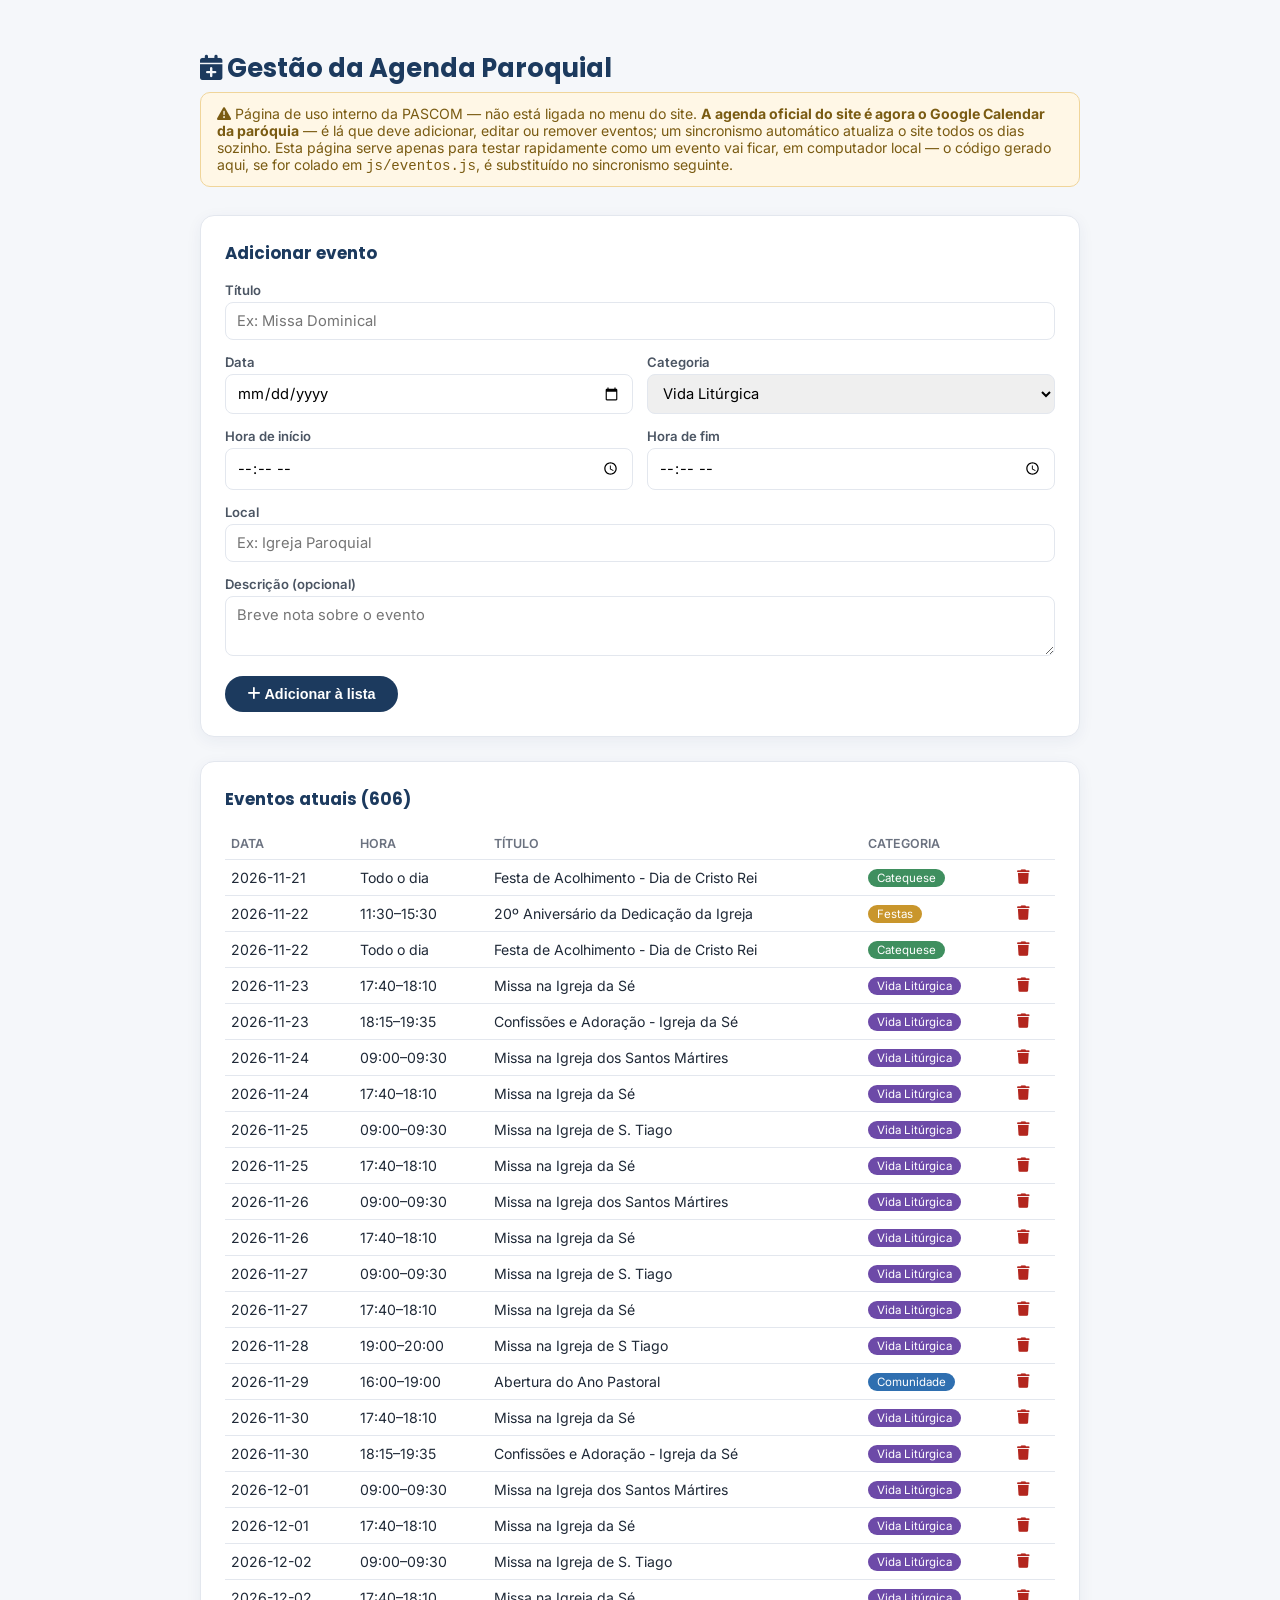
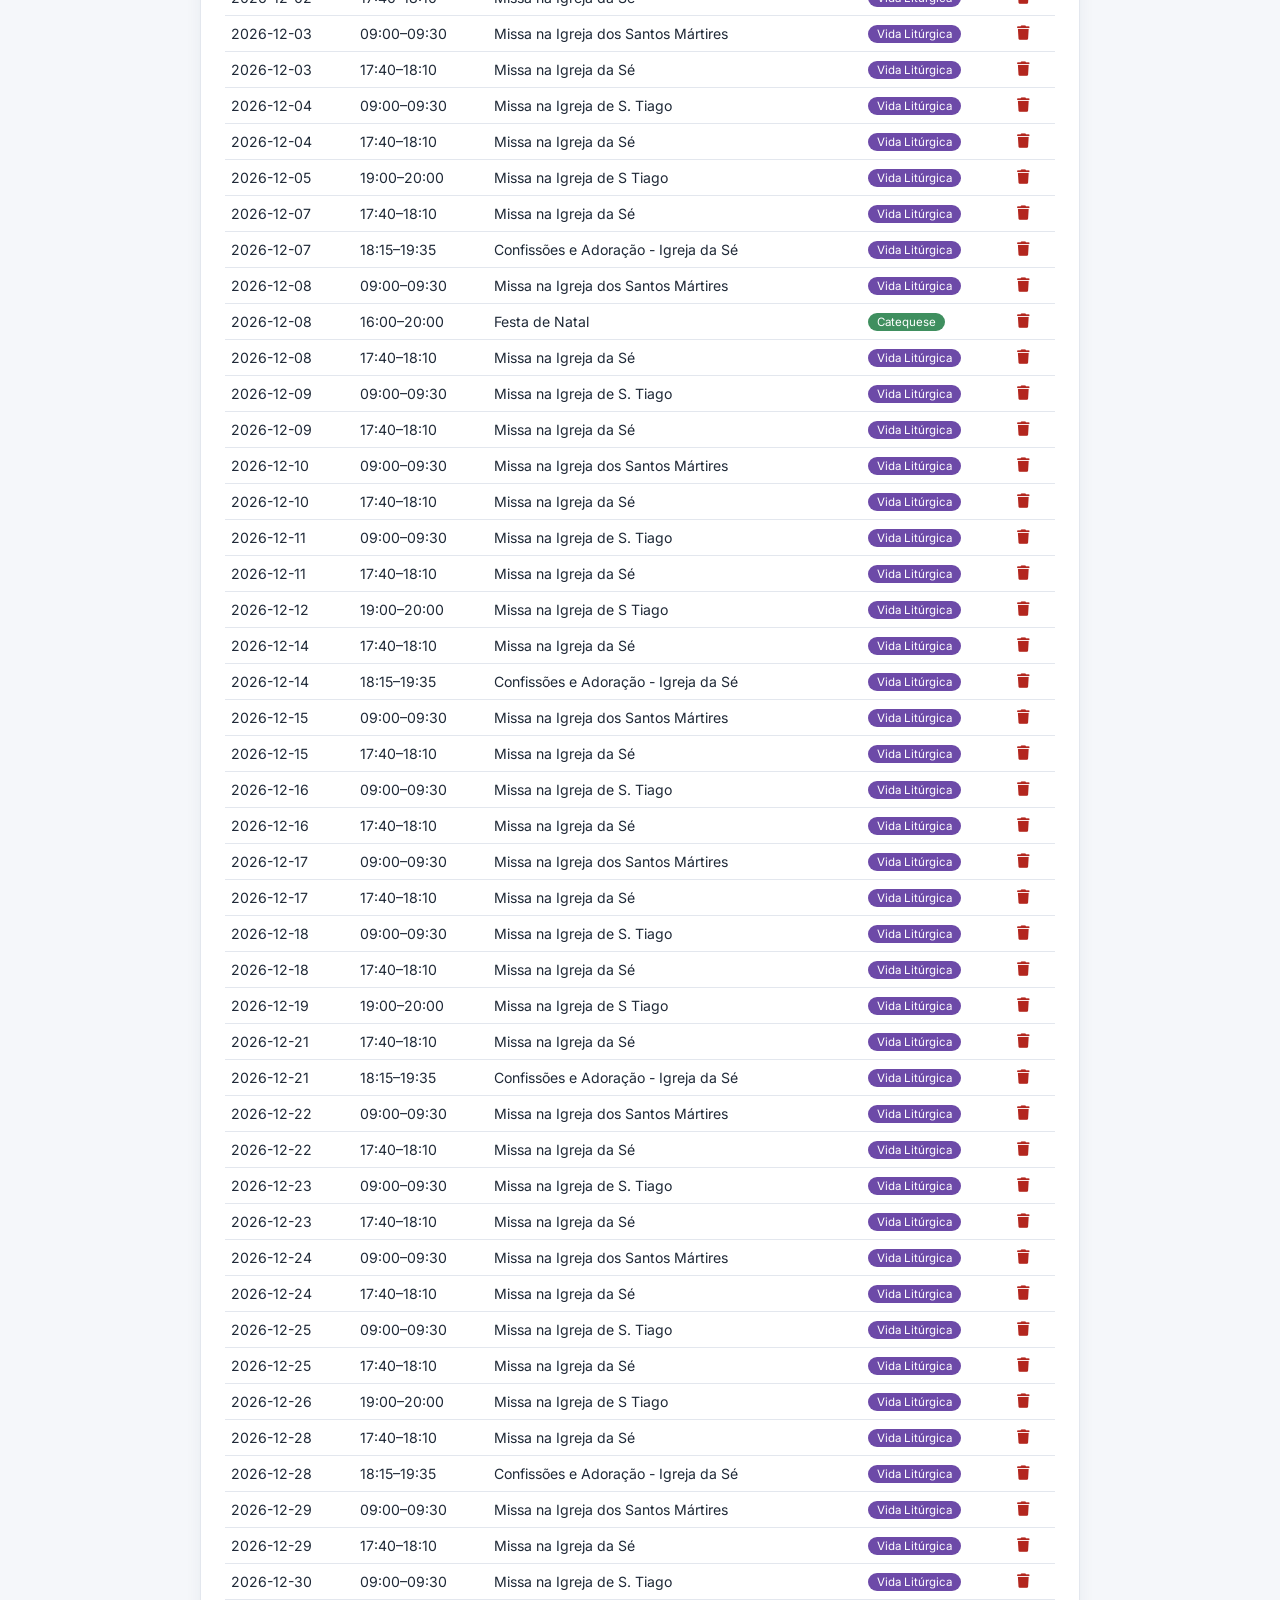
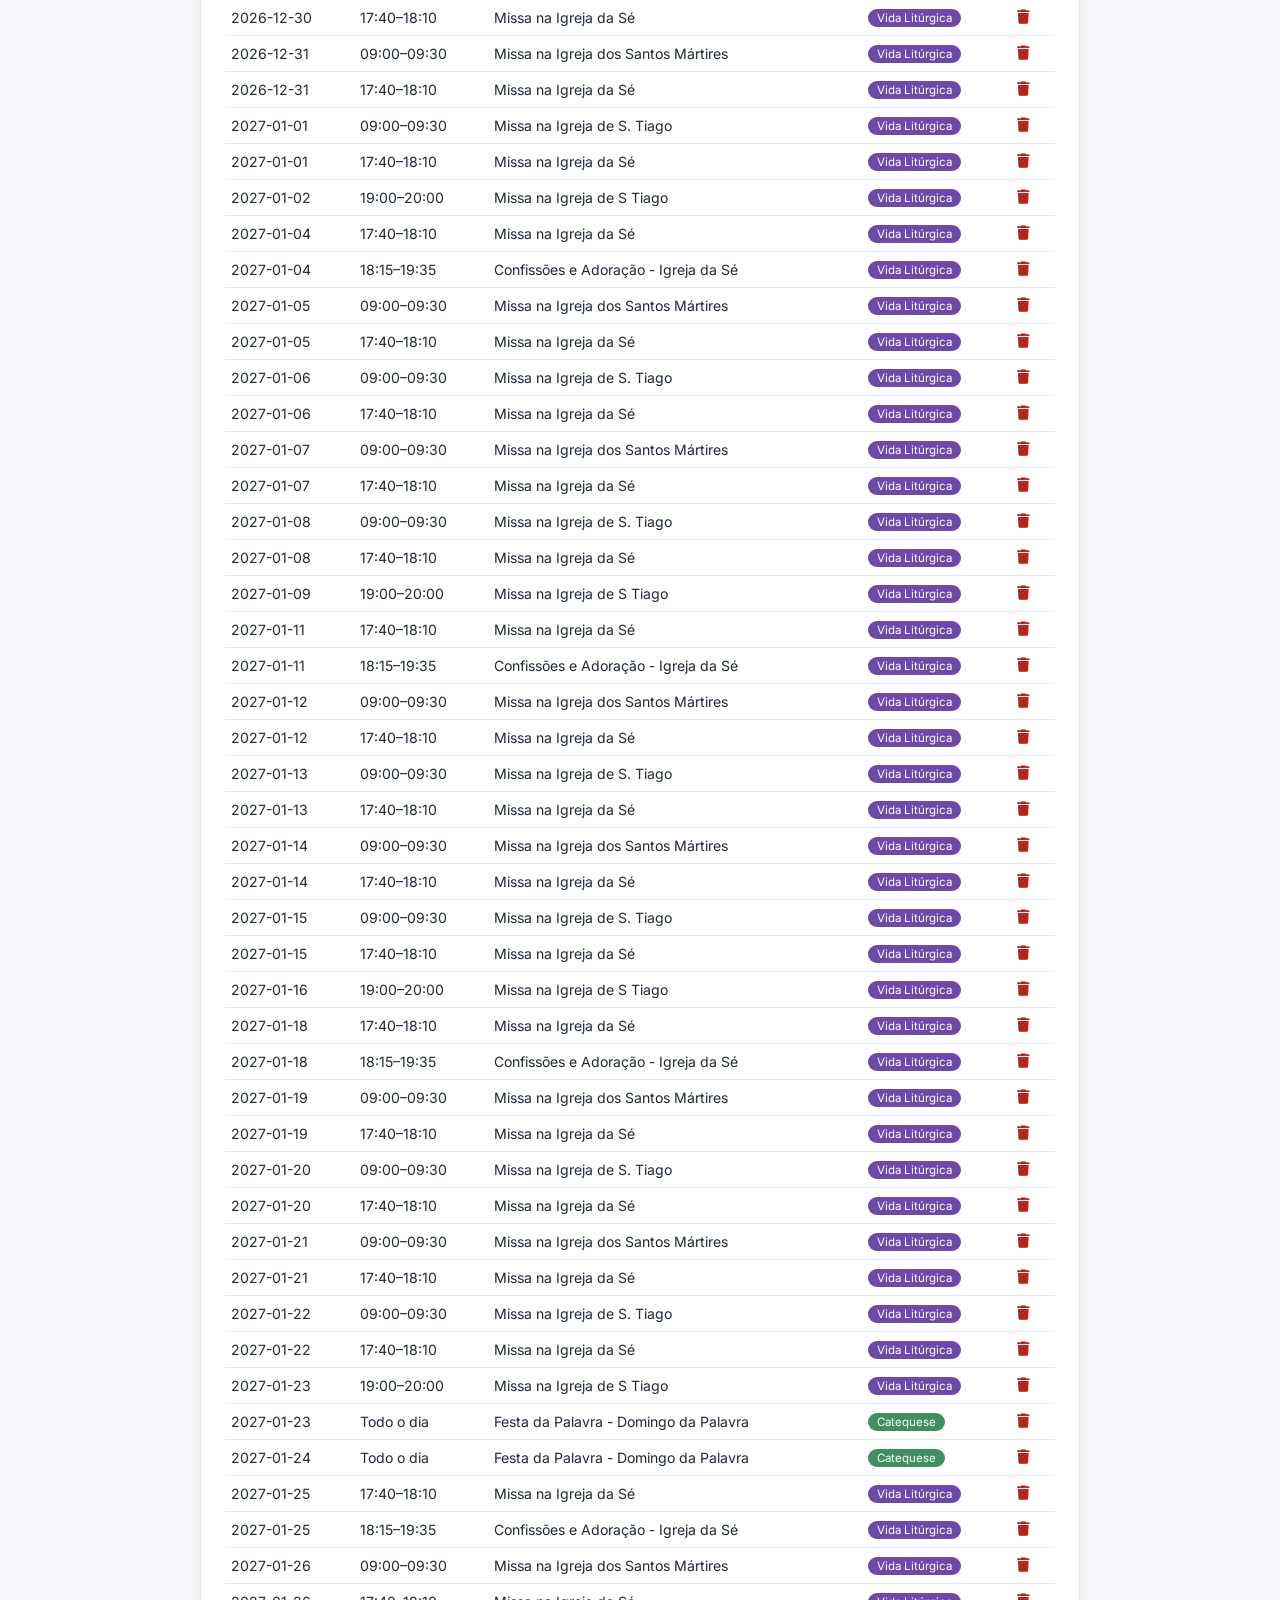
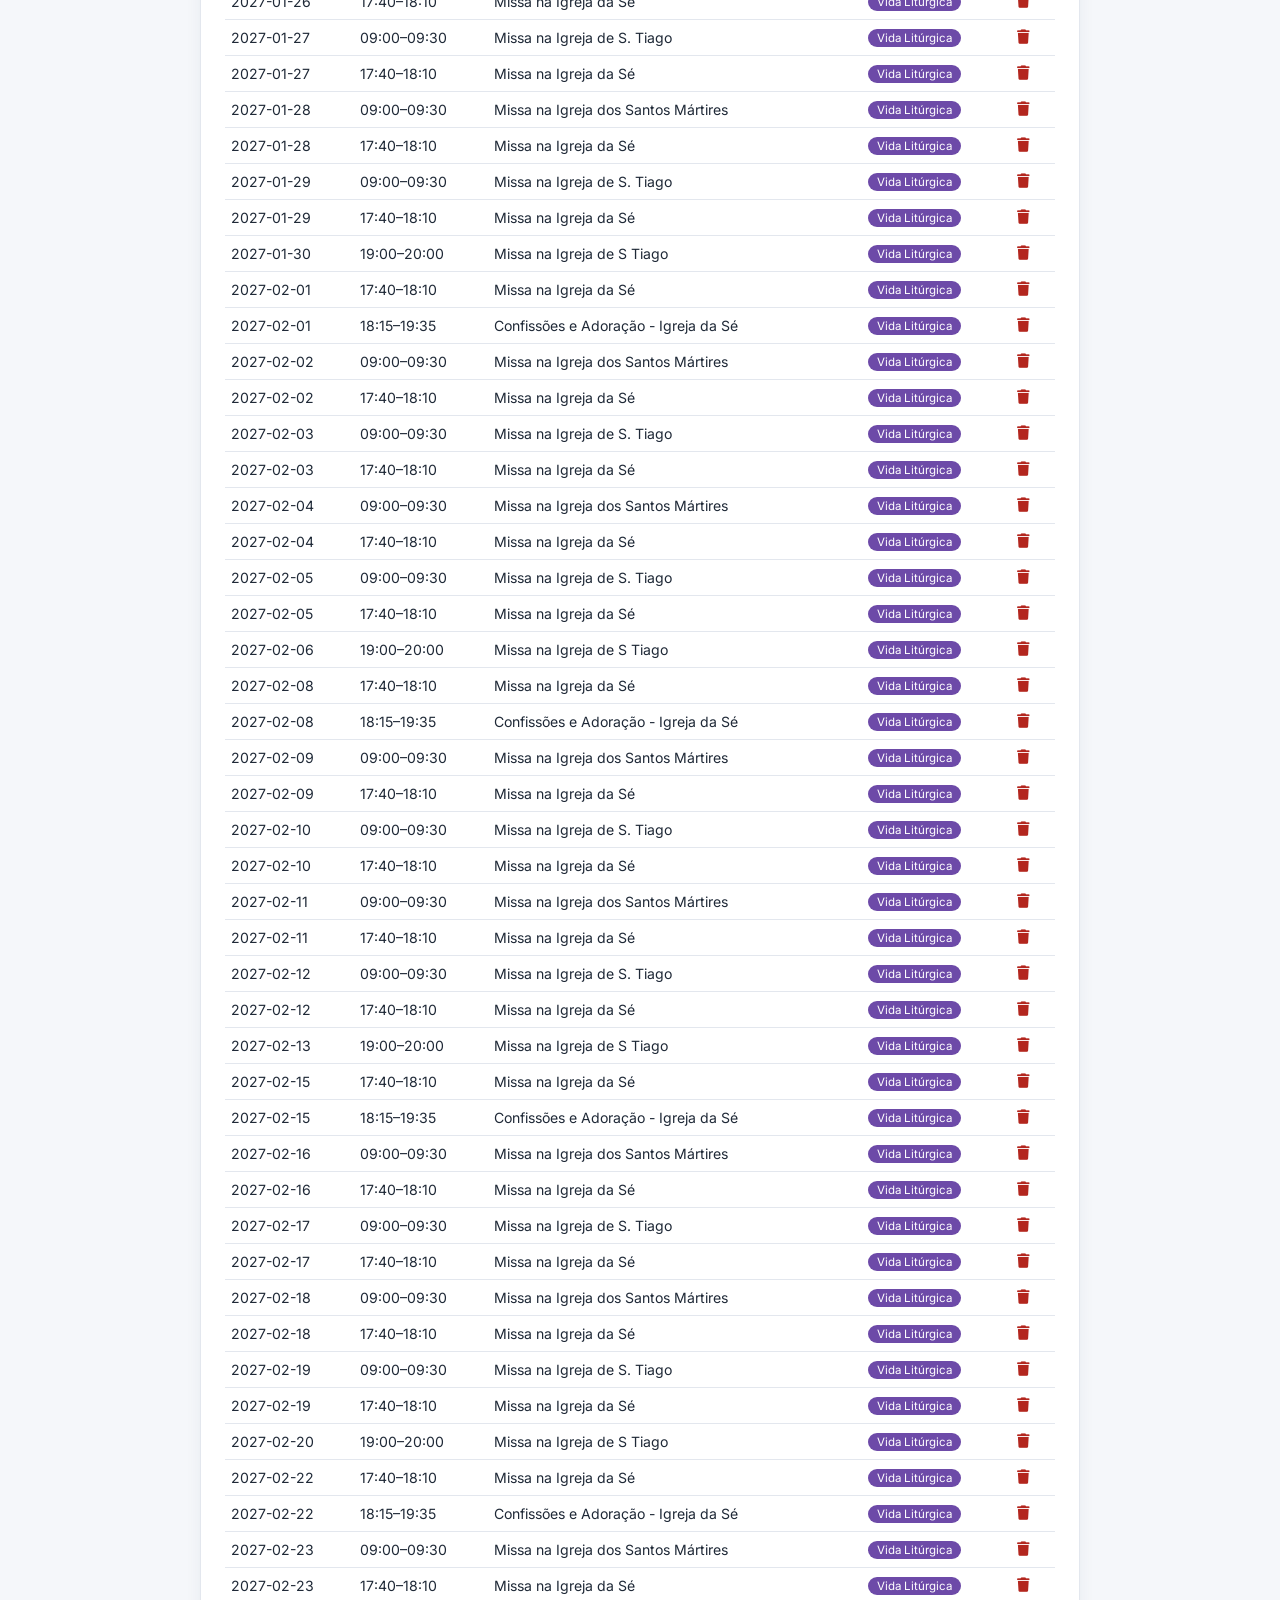
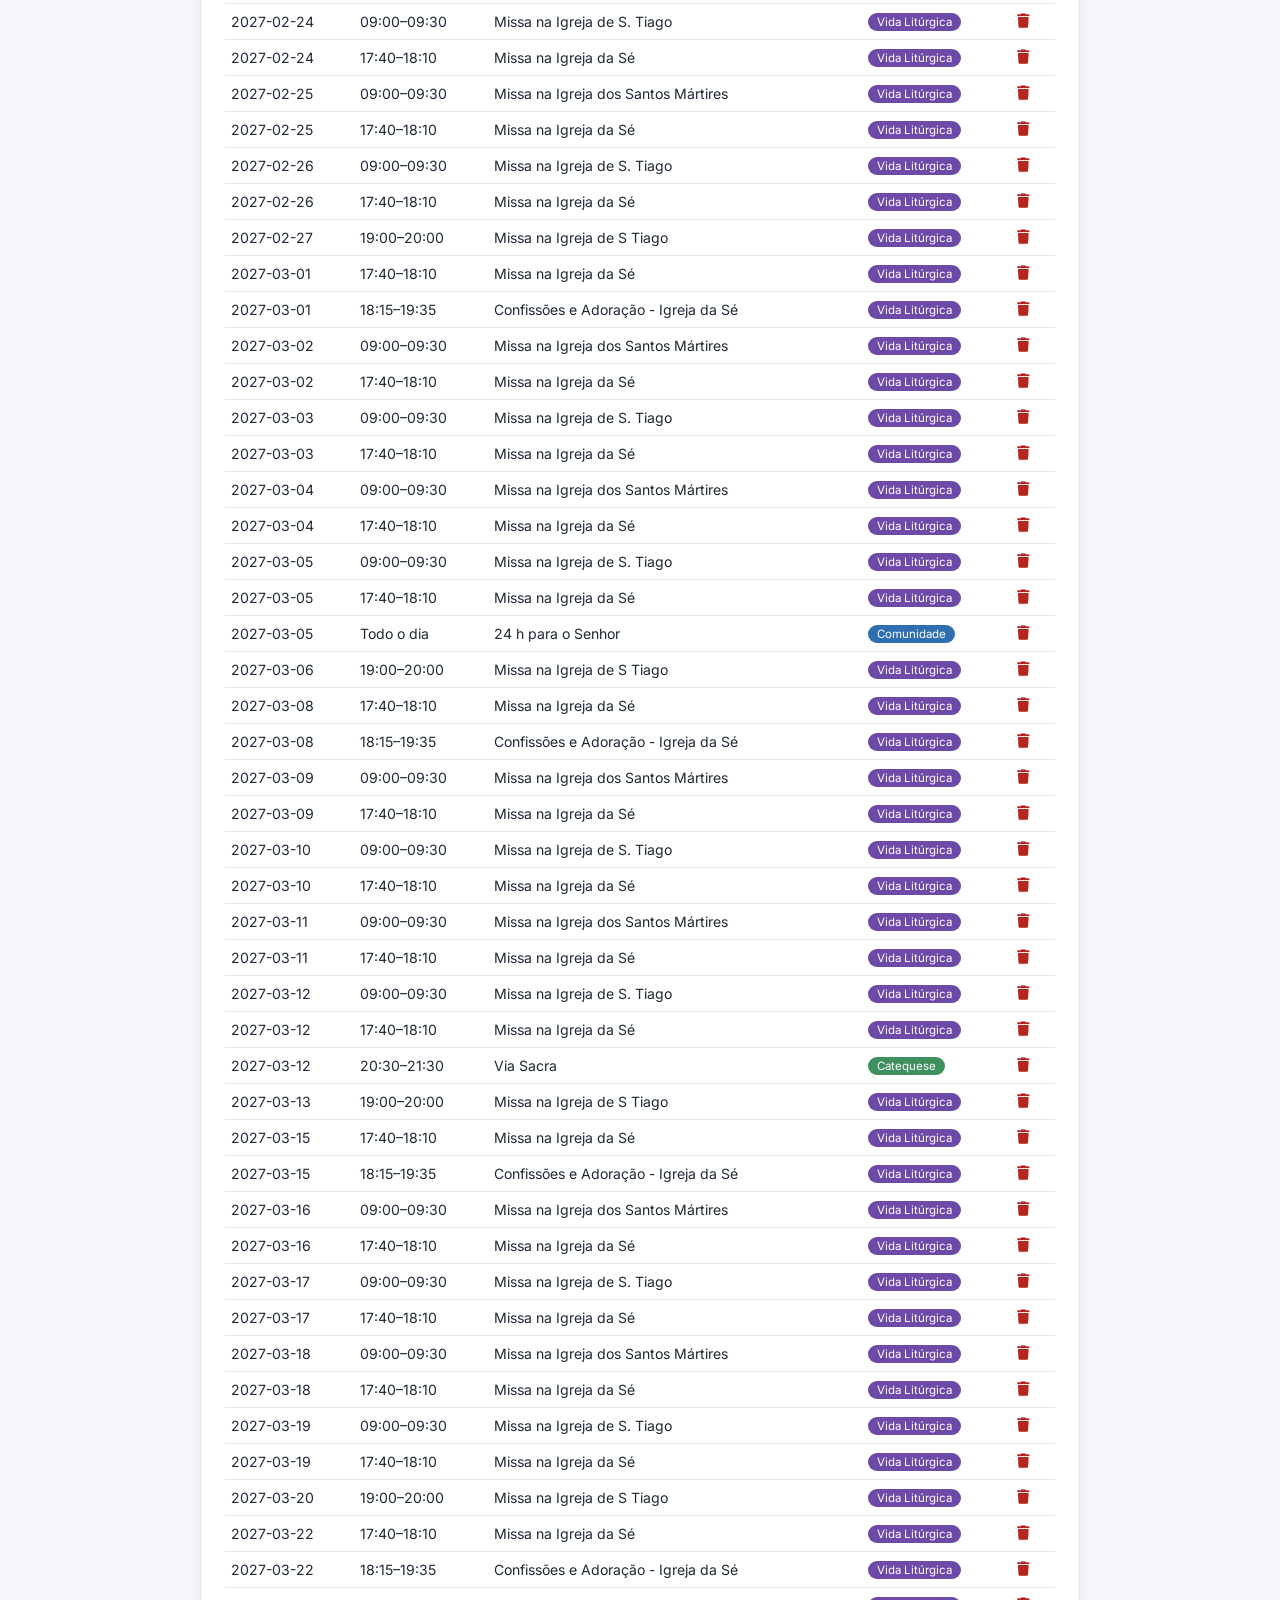
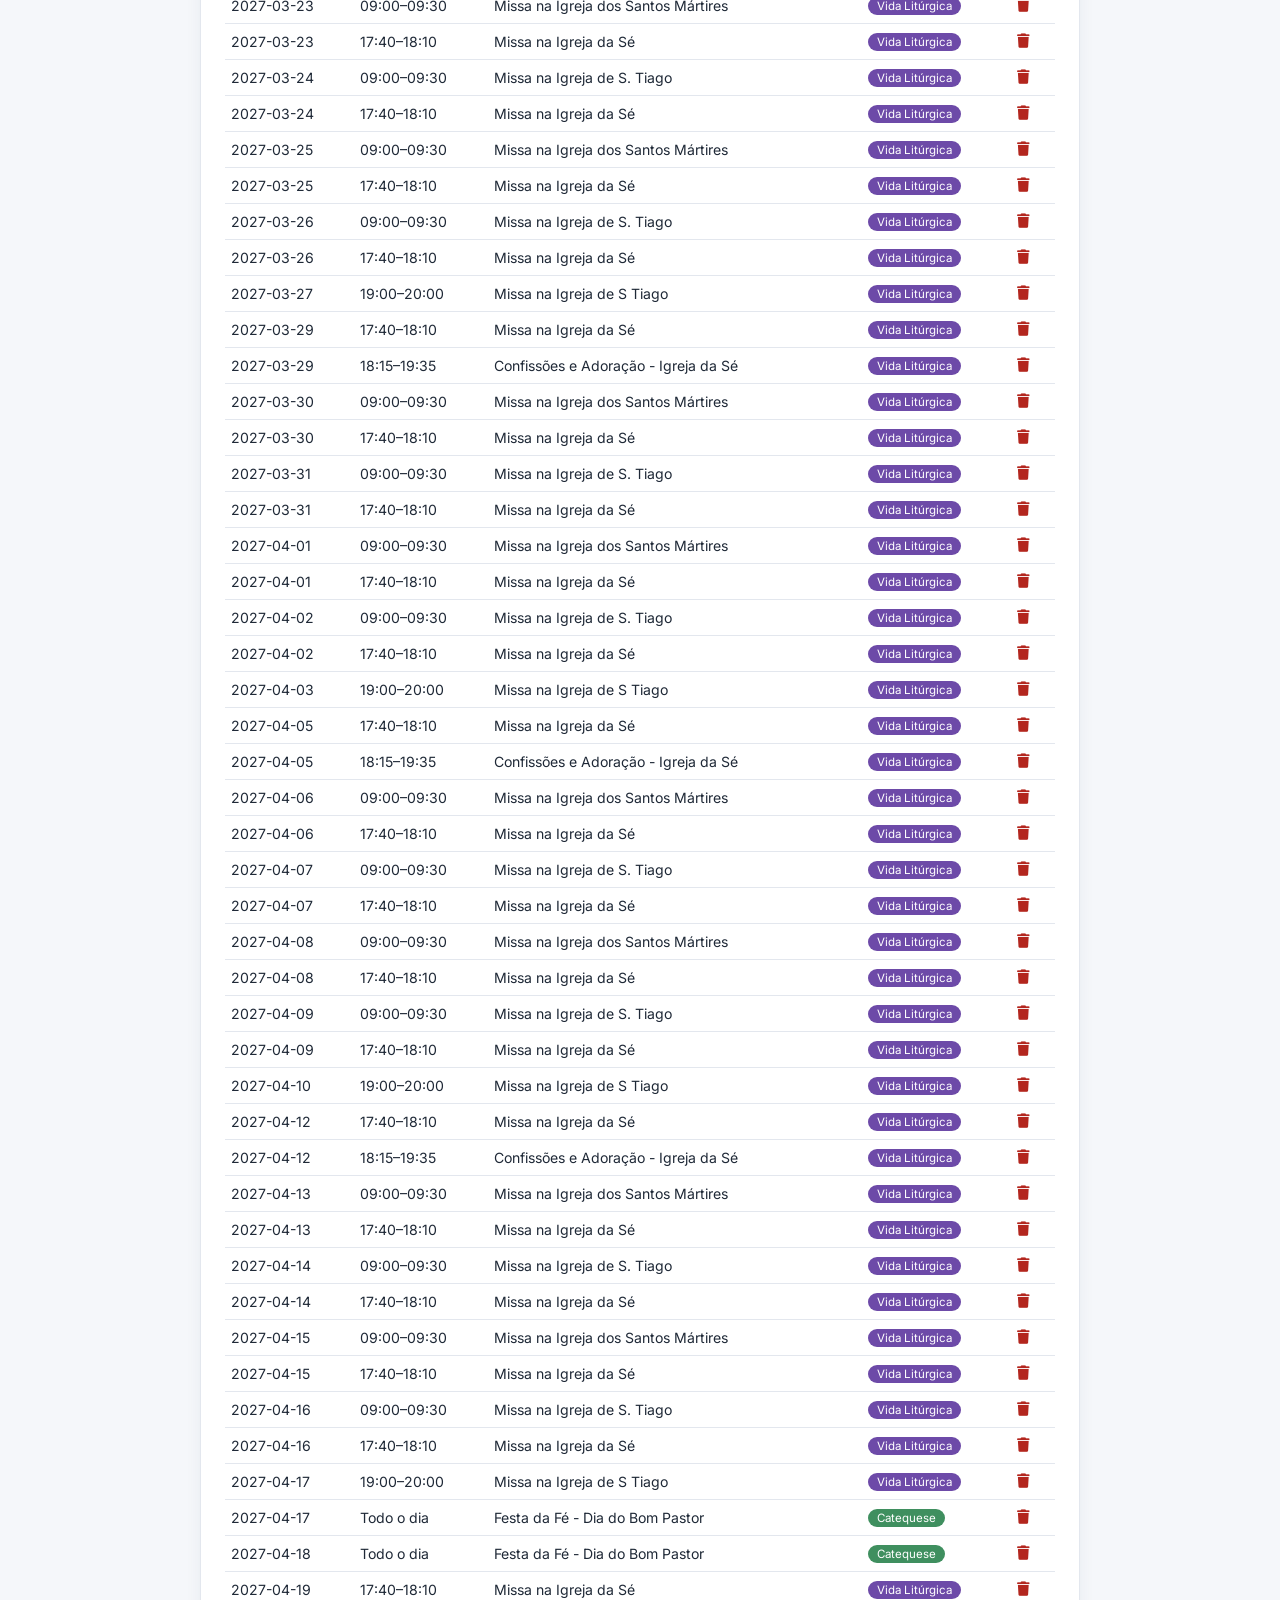
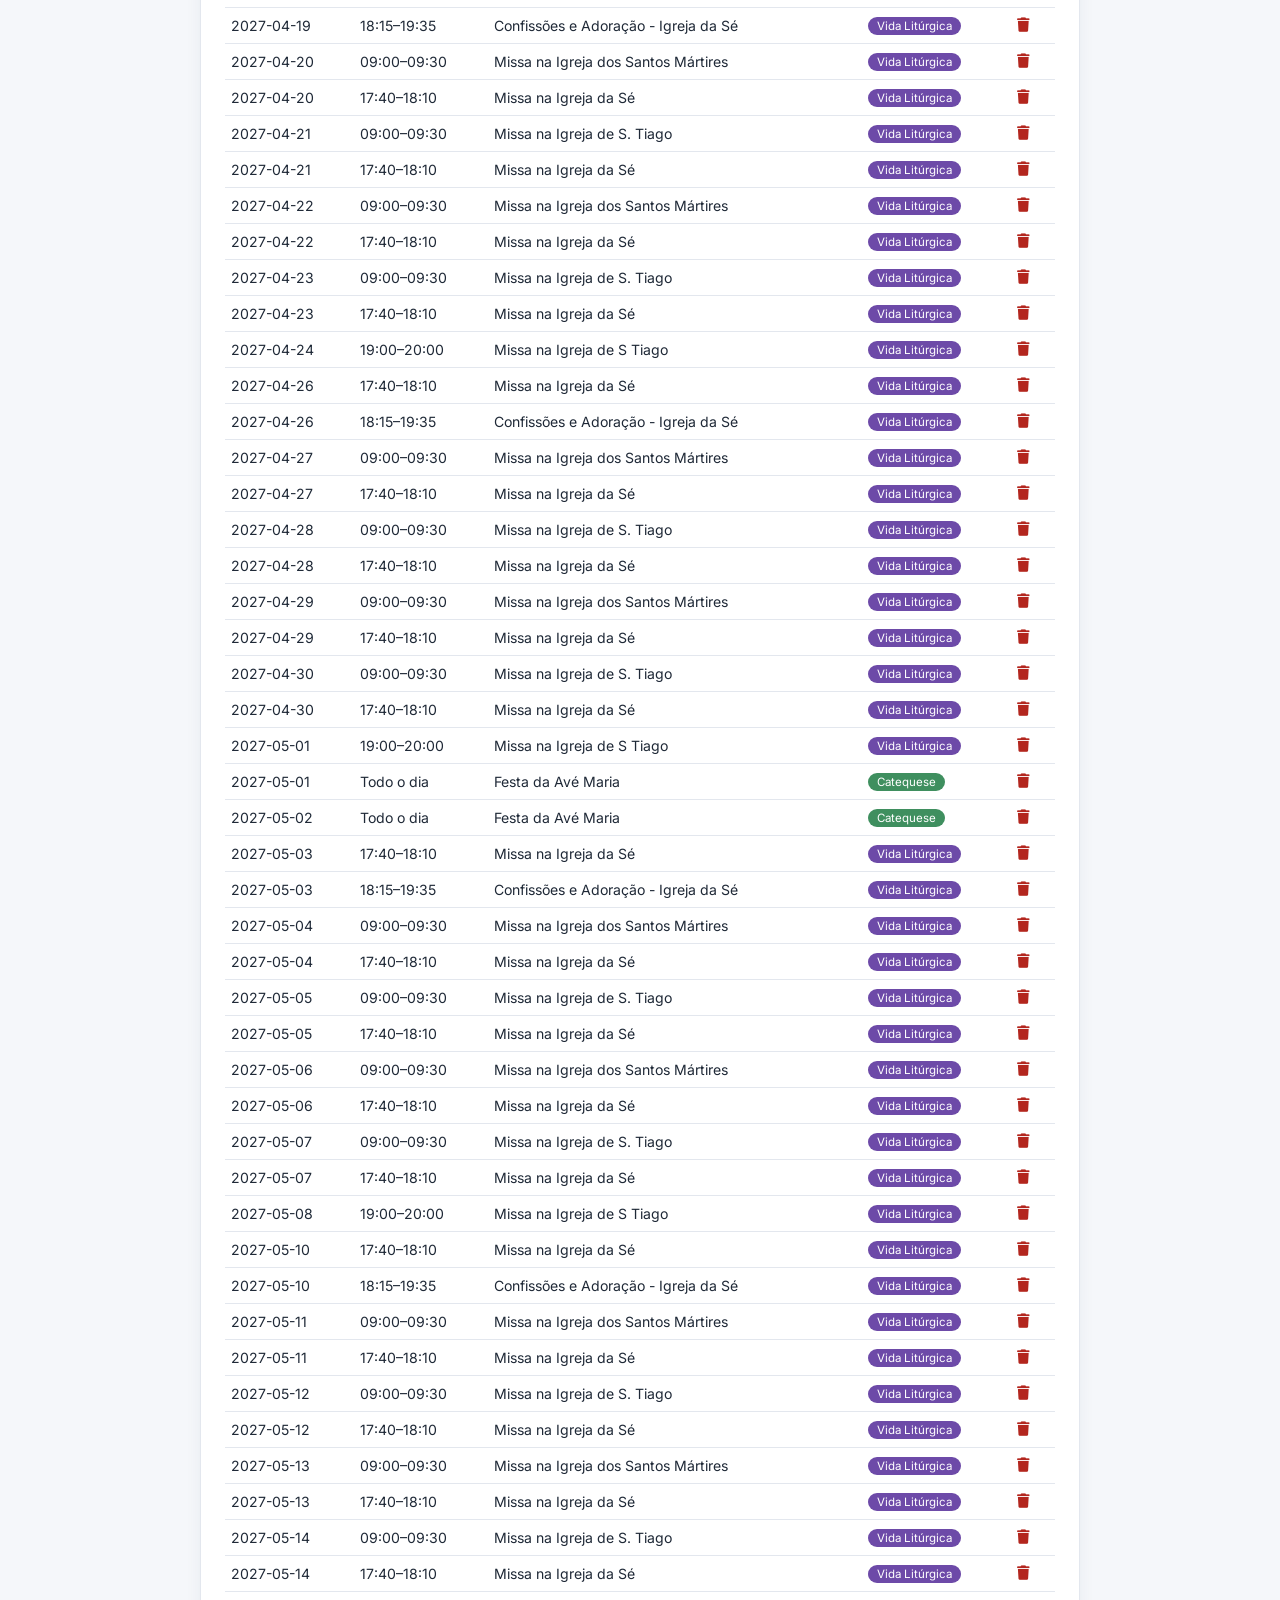
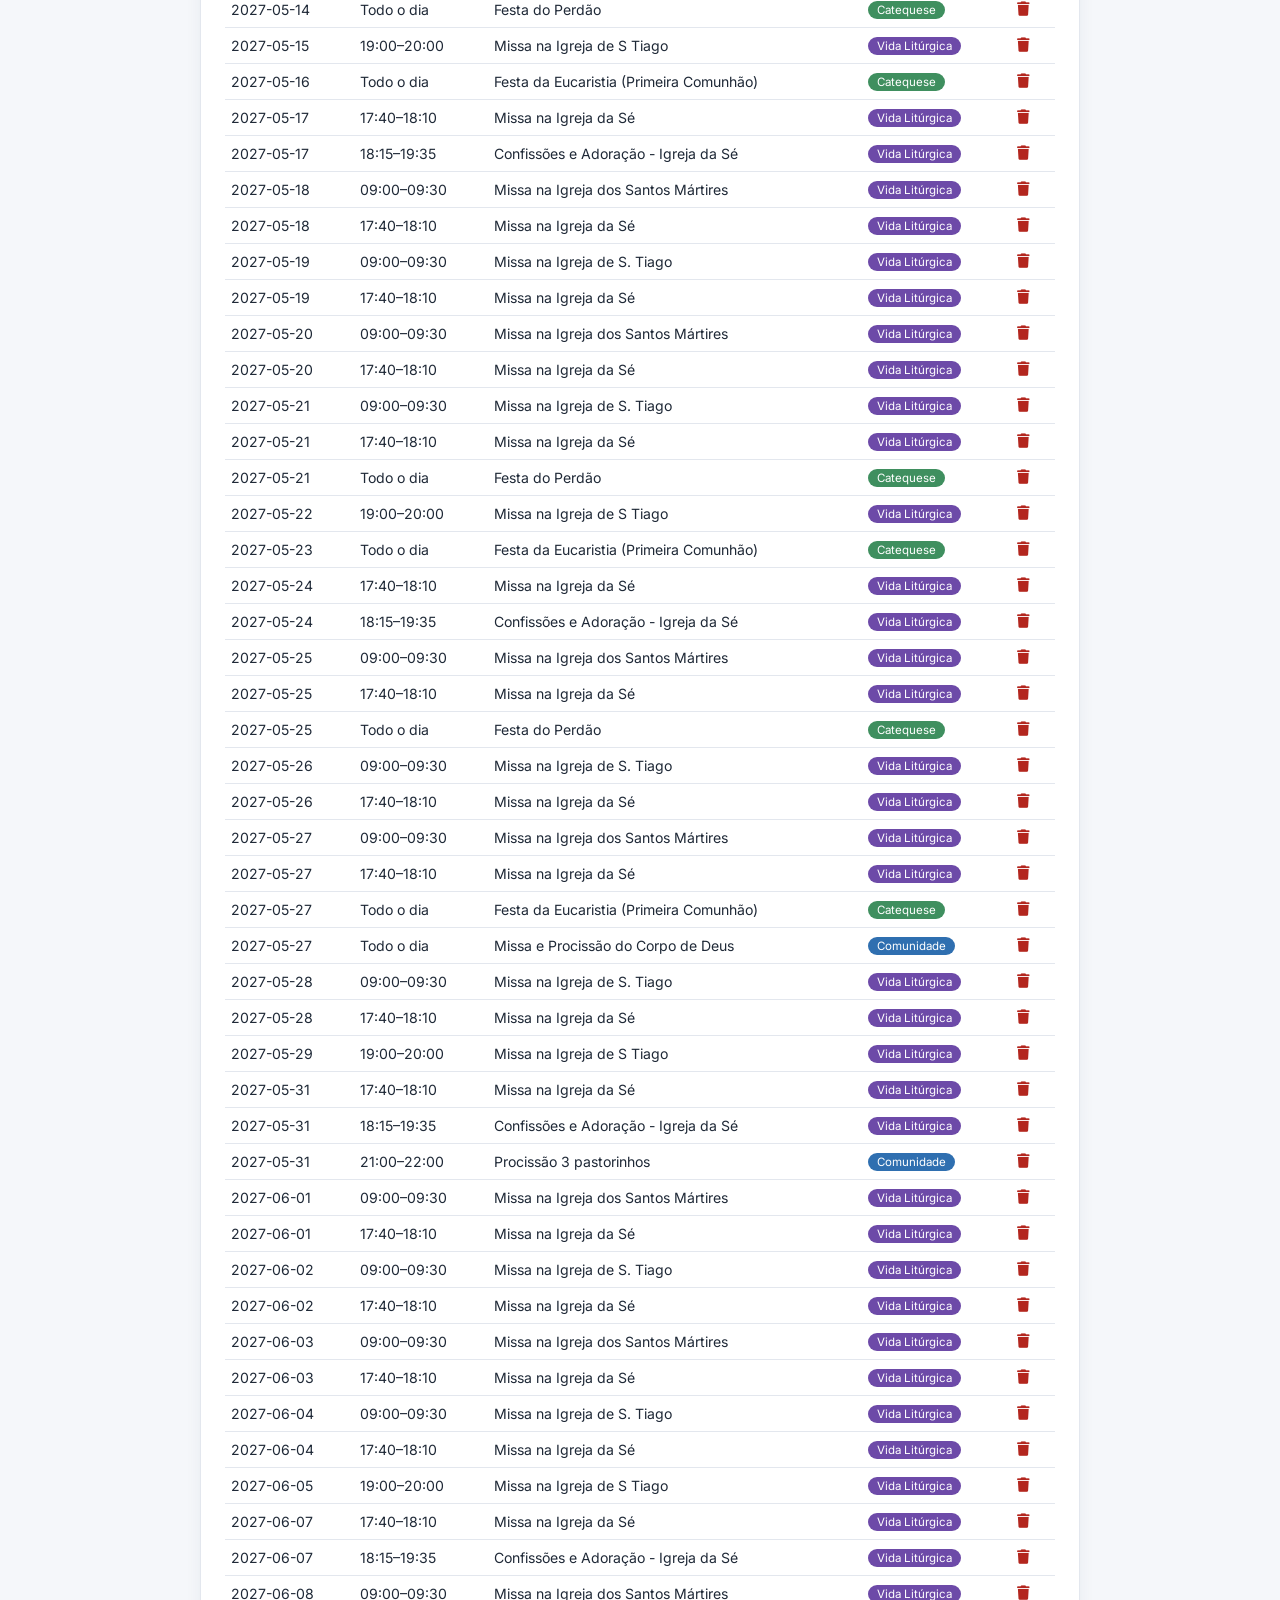
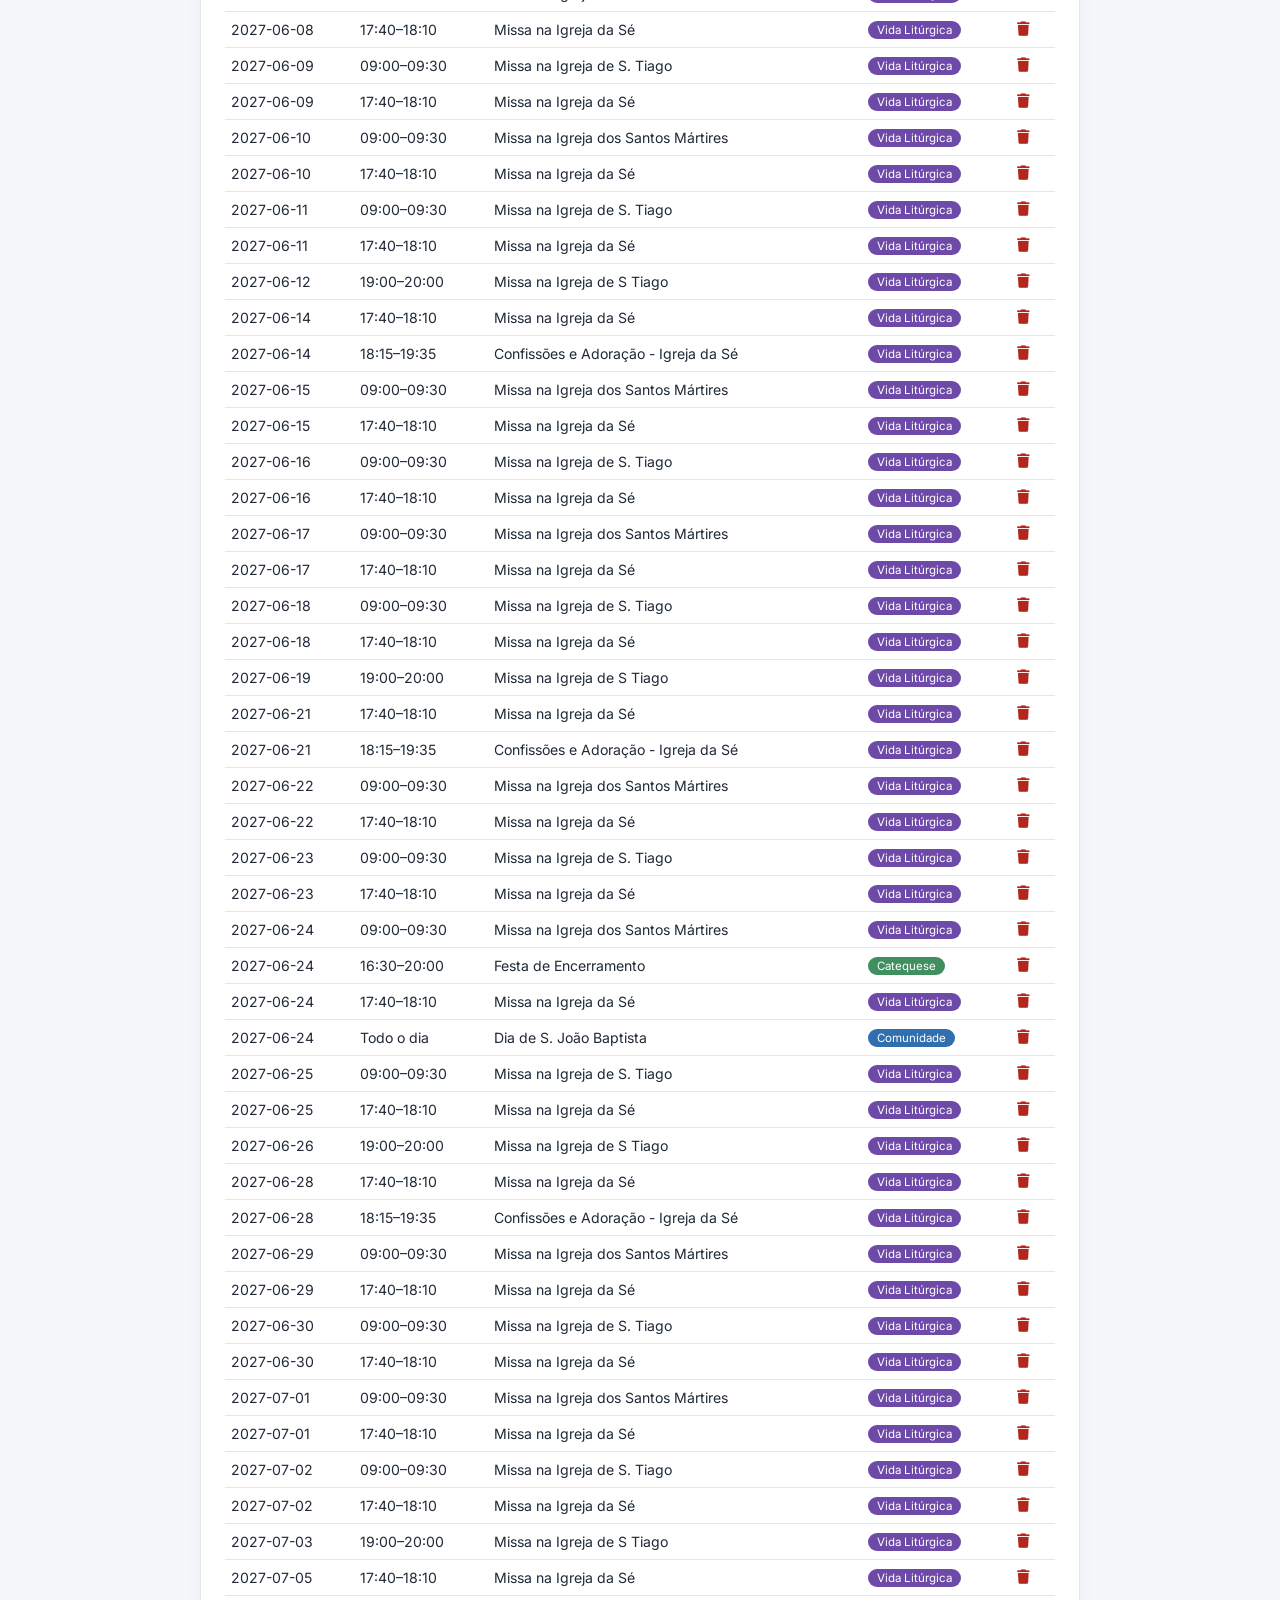
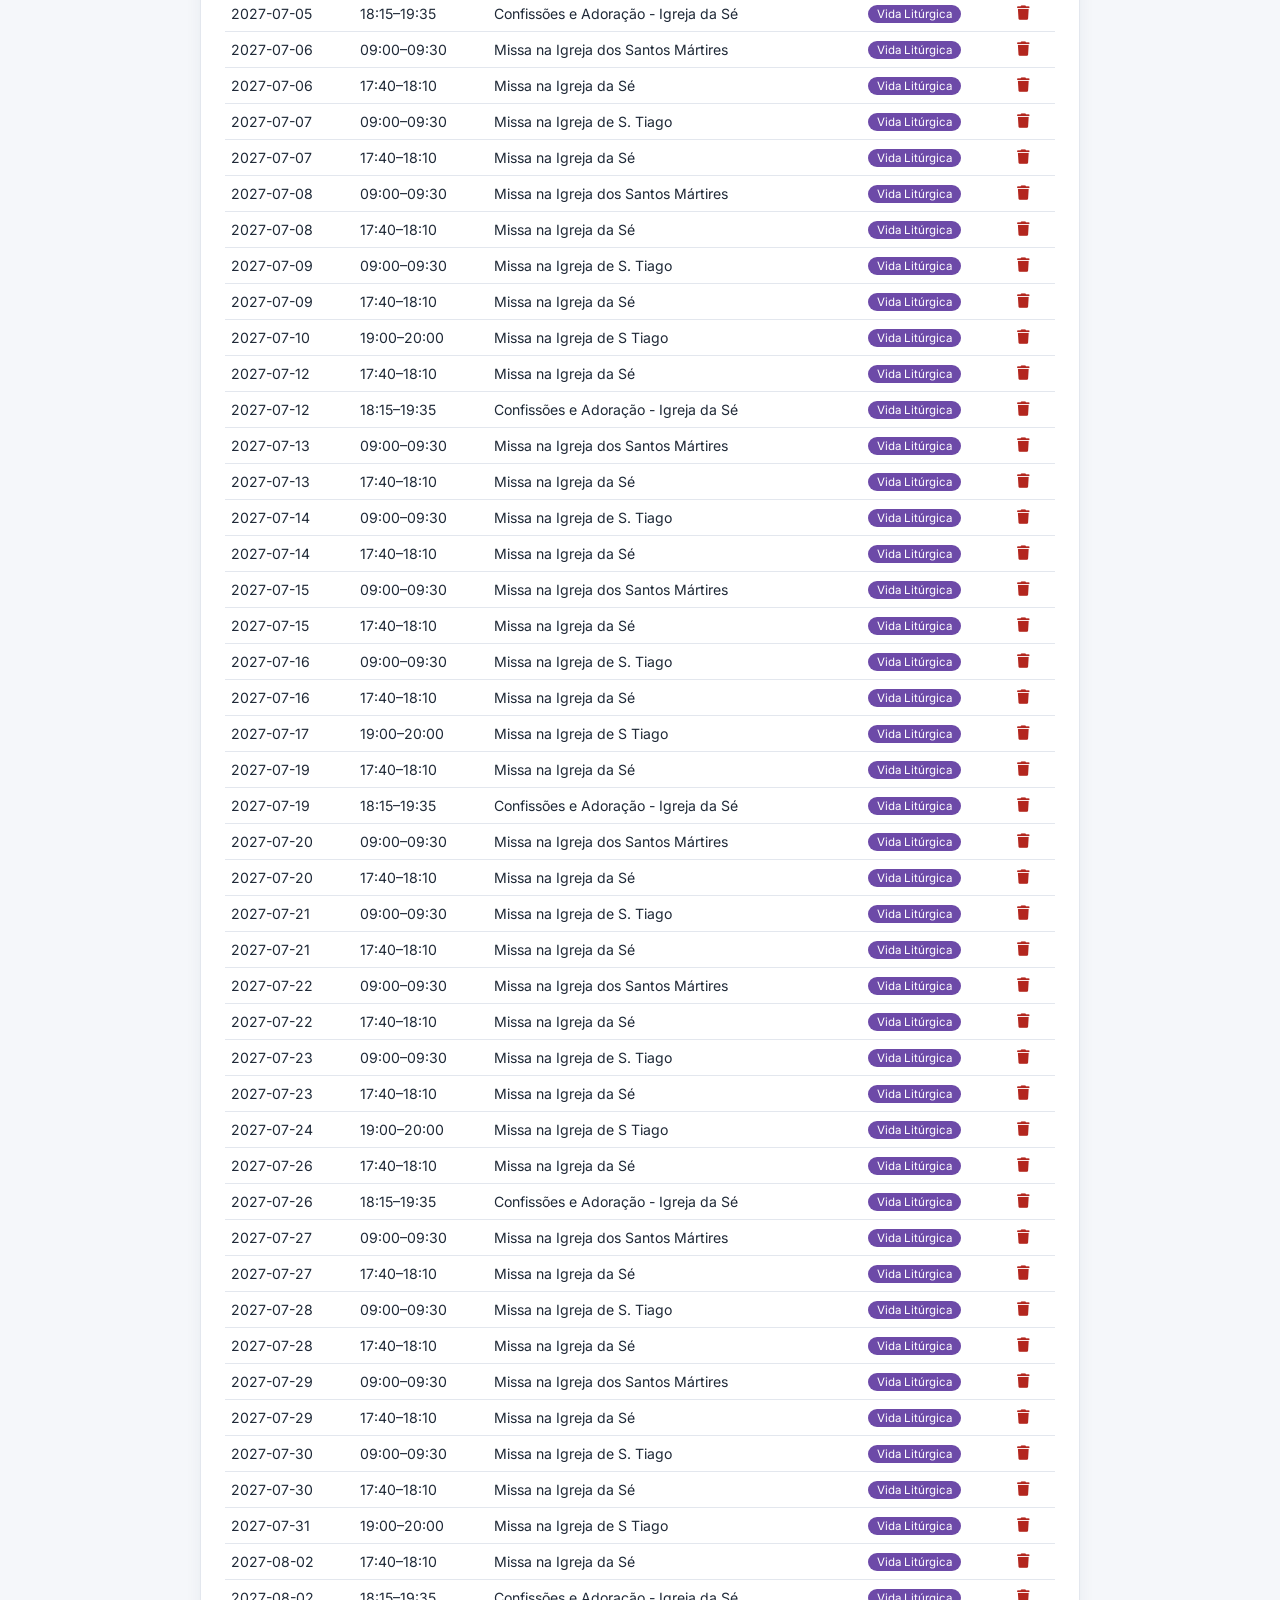
<file: AgendaAdmin.html>
<!DOCTYPE html>
<html lang="pt-PT">
<head>
<meta charset="UTF-8">
<meta name="viewport" content="width=device-width, initial-scale=1.0">
<meta name="robots" content="noindex, nofollow">
<title>Gestão da Agenda · PASCOM (uso interno)</title>
<link rel="preconnect" href="https://fonts.googleapis.com">
<link href="https://fonts.googleapis.com/css2?family=Poppins:wght@600;700&family=Inter:wght@400;500;600&display=swap" rel="stylesheet">
<link rel="stylesheet" href="https://cdnjs.cloudflare.com/ajax/libs/font-awesome/6.5.2/css/all.min.css">
<style>
  :root {
    --azul: #1c3a5e;
    --azul-claro: #2f6fb0;
    --borda: #e3e7ee;
    --bg: #f5f7fa;
  }
  * { box-sizing: border-box; }
  body {
    margin: 0;
    font-family: 'Inter', sans-serif;
    background: var(--bg);
    color: #1f2937;
    padding: 32px 20px 80px;
  }
  .wrap { max-width: 880px; margin: 0 auto; }
  h1 {
    font-family: 'Poppins', sans-serif;
    color: var(--azul);
    font-size: 1.6rem;
    margin-bottom: 4px;
  }
  .aviso {
    background: #fff7e6;
    border: 1px solid #f0d59a;
    color: #7a5b12;
    padding: 12px 16px;
    border-radius: 10px;
    font-size: 0.88rem;
    margin-bottom: 28px;
  }
  .card {
    background: #fff;
    border: 1px solid var(--borda);
    border-radius: 14px;
    padding: 24px;
    margin-bottom: 24px;
    box-shadow: 0 4px 16px rgba(28,58,94,0.06);
  }
  .card h2 {
    font-family: 'Poppins', sans-serif;
    font-size: 1.05rem;
    color: var(--azul);
    margin: 0 0 16px;
  }
  .form-grid {
    display: grid;
    grid-template-columns: 1fr 1fr;
    gap: 14px;
  }
  .form-grid .full { grid-column: 1 / -1; }
  label {
    display: block;
    font-size: 0.82rem;
    font-weight: 600;
    color: #4b5563;
    margin-bottom: 4px;
  }
  input, select, textarea {
    width: 100%;
    padding: 9px 11px;
    border: 1px solid var(--borda);
    border-radius: 8px;
    font-family: inherit;
    font-size: 0.92rem;
  }
  textarea { resize: vertical; min-height: 60px; }
  .btn {
    border: none;
    border-radius: 999px;
    padding: 10px 22px;
    font-weight: 600;
    font-size: 0.9rem;
    cursor: pointer;
  }
  .btn-azul { background: var(--azul); color: #fff; }
  .btn-azul:hover { background: #163050; }
  .btn-outline { background: #fff; border: 1px solid var(--borda); color: var(--azul); }
  .btn-outline:hover { background: #f1f4f9; }
  .btn-linha { display: flex; gap: 10px; margin-top: 16px; }

  table { width: 100%; border-collapse: collapse; font-size: 0.88rem; }
  th, td { text-align: left; padding: 8px 6px; border-bottom: 1px solid var(--borda); }
  th { color: #6b7280; font-weight: 600; font-size: 0.78rem; text-transform: uppercase; }
  .cat-chip {
    display: inline-block;
    padding: 2px 9px;
    border-radius: 999px;
    color: #fff;
    font-size: 0.72rem;
  }
  .remover-btn {
    background: none;
    border: none;
    color: #b3261e;
    cursor: pointer;
    font-size: 0.9rem;
  }
  textarea#codigoGerado {
    width: 100%;
    min-height: 260px;
    font-family: 'SFMono-Regular', Consolas, monospace;
    font-size: 0.8rem;
    background: #10233b;
    color: #d5e2f0;
    border-radius: 10px;
    padding: 16px;
    border: none;
  }
  .copiado { color: #2f8f5f; font-size: 0.85rem; margin-left: 10px; }
</style>
</head>
<body>
<div class="wrap">
  <h1><i class="fa-solid fa-calendar-plus"></i> Gestão da Agenda Paroquial</h1>
  <div class="aviso">
    <i class="fa-solid fa-triangle-exclamation"></i>
    Página de uso interno da PASCOM — não está ligada no menu do site.
    <strong>A agenda oficial do site é agora o Google Calendar da paróquia</strong> — é lá que
    deve adicionar, editar ou remover eventos; um sincronismo automático atualiza o site todos
    os dias sozinho. Esta página serve apenas para testar rapidamente como um evento vai ficar,
    em computador local — o código gerado aqui, se for colado em <code>js/eventos.js</code>,
    é substituído no sincronismo seguinte.
  </div>

  <div class="card">
    <h2>Adicionar evento</h2>
    <form id="formEvento">
      <div class="form-grid">
        <div class="full">
          <label for="titulo">Título</label>
          <input type="text" id="titulo" required placeholder="Ex: Missa Dominical">
        </div>
        <div>
          <label for="data">Data</label>
          <input type="date" id="data" required>
        </div>
        <div>
          <label for="categoria">Categoria</label>
          <select id="categoria">
            <option value="liturgico">Vida Litúrgica</option>
            <option value="catequese">Catequese</option>
            <option value="comunidade">Comunidade</option>
            <option value="festa">Festas</option>
          </select>
        </div>
        <div>
          <label for="horaInicio">Hora de início</label>
          <input type="time" id="horaInicio" required>
        </div>
        <div>
          <label for="horaFim">Hora de fim</label>
          <input type="time" id="horaFim">
        </div>
        <div class="full">
          <label for="local">Local</label>
          <input type="text" id="local" placeholder="Ex: Igreja Paroquial">
        </div>
        <div class="full">
          <label for="descricao">Descrição (opcional)</label>
          <textarea id="descricao" placeholder="Breve nota sobre o evento"></textarea>
        </div>
      </div>
      <div class="btn-linha">
        <button type="submit" class="btn btn-azul"><i class="fa-solid fa-plus"></i> Adicionar à lista</button>
      </div>
    </form>
  </div>

  <div class="card">
    <h2>Eventos atuais (<span id="contagem">0</span>)</h2>
    <table>
      <thead>
        <tr><th>Data</th><th>Hora</th><th>Título</th><th>Categoria</th><th></th></tr>
      </thead>
      <tbody id="tabelaEventos"></tbody>
    </table>
  </div>

  <div class="card">
    <h2>Código para pré-visualização local</h2>
    <p style="font-size:0.85rem;color:#6b7280;margin-top:-8px;">
      Útil apenas para testar no seu computador antes de criar o evento a sério no Google
      Calendar da paróquia — que é de onde o site tira os eventos automaticamente todos os dias.
    </p>
    <div class="btn-linha">
      <button type="button" class="btn btn-outline" id="gerarBtn"><i class="fa-solid fa-code"></i> Gerar código</button>
      <button type="button" class="btn btn-outline" id="copiarBtn"><i class="fa-solid fa-copy"></i> Copiar</button>
      <span class="copiado" id="copiadoMsg" style="display:none;">Copiado!</span>
    </div>
    <br>
    <textarea id="codigoGerado" readonly placeholder="O código aparece aqui depois de clicar em 'Gerar código'."></textarea>
  </div>
</div>

<script src="js/eventos.js"></script>
<script>
  const CATEGORIAS = {
    liturgico: { nome: 'Vida Litúrgica', cor: '#6d4aa8' },
    catequese: { nome: 'Catequese', cor: '#3f8f5f' },
    comunidade: { nome: 'Comunidade', cor: '#2f6fb0' },
    festa: { nome: 'Festas', cor: '#c9962c' },
  };

  // Cópia local editável, a partir dos eventos já existentes em eventos.js
  let eventos = (typeof PASCOM_EVENTOS !== 'undefined') ? JSON.parse(JSON.stringify(PASCOM_EVENTOS)) : [];
  let proximoId = eventos.reduce((max, ev) => Math.max(max, ev.id), 0) + 1;

  const tabela = document.getElementById('tabelaEventos');
  const contagem = document.getElementById('contagem');

  function renderTabela() {
    eventos.sort((a, b) => (a.data + a.horaInicio).localeCompare(b.data + b.horaInicio));
    contagem.textContent = eventos.length;
    tabela.innerHTML = eventos.map(ev => `
      <tr>
        <td>${ev.data}</td>
        <td>${ev.horaInicio}${ev.horaFim ? '–' + ev.horaFim : ''}</td>
        <td>${ev.titulo}</td>
        <td><span class="cat-chip" style="background:${CATEGORIAS[ev.categoria]?.cor || '#888'}">${CATEGORIAS[ev.categoria]?.nome || ev.categoria}</span></td>
        <td><button class="remover-btn" data-id="${ev.id}" title="Remover"><i class="fa-solid fa-trash"></i></button></td>
      </tr>
    `).join('');

    tabela.querySelectorAll('.remover-btn').forEach(btn => {
      btn.addEventListener('click', () => {
        eventos = eventos.filter(ev => ev.id !== Number(btn.dataset.id));
        renderTabela();
      });
    });
  }

  document.getElementById('formEvento').addEventListener('submit', (e) => {
    e.preventDefault();
    eventos.push({
      id: proximoId++,
      titulo: document.getElementById('titulo').value.trim(),
      data: document.getElementById('data').value,
      horaInicio: document.getElementById('horaInicio').value,
      horaFim: document.getElementById('horaFim').value,
      categoria: document.getElementById('categoria').value,
      local: document.getElementById('local').value.trim(),
      descricao: document.getElementById('descricao').value.trim(),
    });
    renderTabela();
    e.target.reset();
  });

  document.getElementById('gerarBtn').addEventListener('click', () => {
    const linhas = eventos
      .sort((a, b) => (a.data + a.horaInicio).localeCompare(b.data + b.horaInicio))
      .map(ev => `  {
    id: ${ev.id},
    titulo: ${JSON.stringify(ev.titulo)},
    data: ${JSON.stringify(ev.data)},
    horaInicio: ${JSON.stringify(ev.horaInicio)},
    horaFim: ${JSON.stringify(ev.horaFim || '')},
    categoria: ${JSON.stringify(ev.categoria)},
    local: ${JSON.stringify(ev.local || '')},
    descricao: ${JSON.stringify(ev.descricao || '')}
  }`);
    document.getElementById('codigoGerado').value =
`const PASCOM_EVENTOS = [
${linhas.join(',\n')}
];`;
  });

  document.getElementById('copiarBtn').addEventListener('click', () => {
    const campo = document.getElementById('codigoGerado');
    if (!campo.value) return;
    navigator.clipboard.writeText(campo.value).then(() => {
      const msg = document.getElementById('copiadoMsg');
      msg.style.display = 'inline';
      setTimeout(() => (msg.style.display = 'none'), 1800);
    });
  });

  renderTabela();
</script>
</body>
</html>
</file>
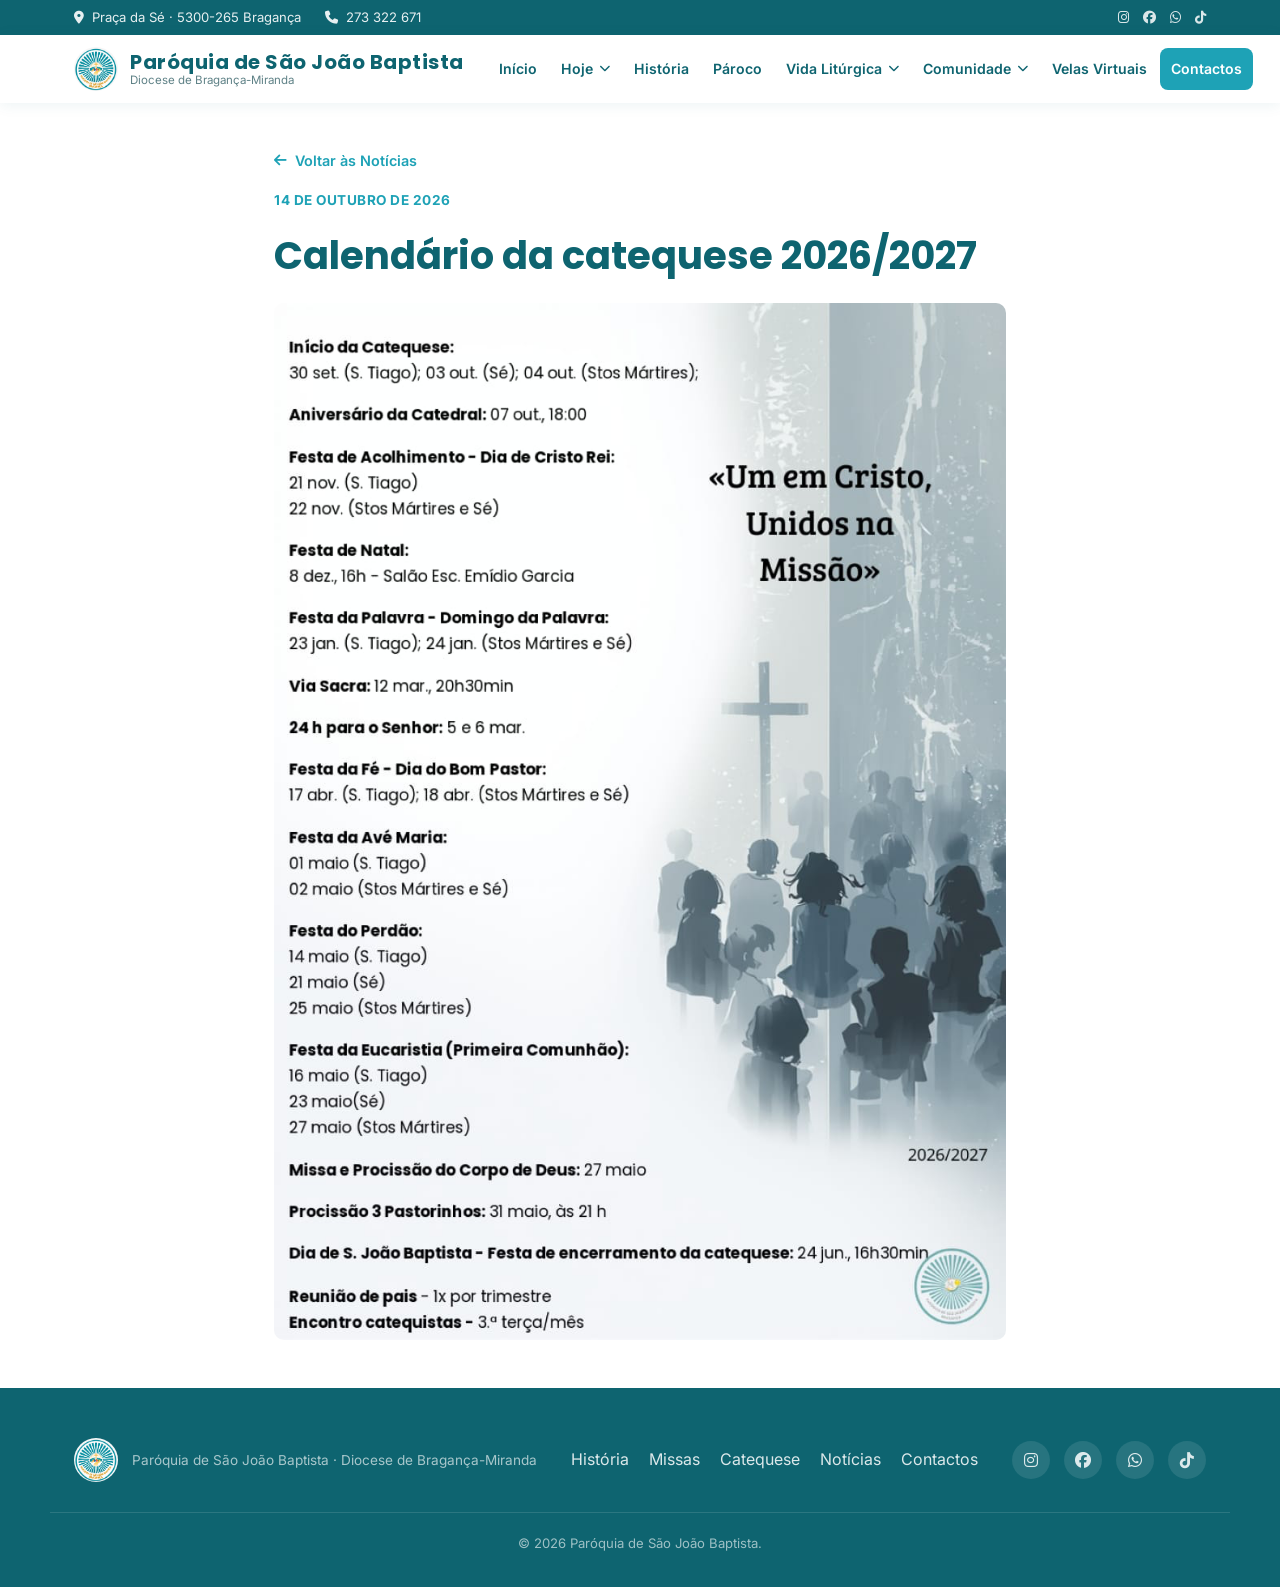
<file: noticias/2026-10-14-calendario-da-catequese-2026-2027.html>
<!DOCTYPE html>
<html lang="pt-PT">
<head>
<meta charset="UTF-8">
<meta name="viewport" content="width=device-width, initial-scale=1.0">
<title>Calendário da catequese 2026/2027 &middot; Paróquia de São João Baptista</title>
<meta name="description" content="As atividades da catequese para o ano 2026/2027 podem ser conferidas no calendário disponibilizado!">
<link rel="icon" href="../assets/img/favicon-paroquia.png" type="image/png">
<link rel="apple-touch-icon" href="../assets/img/apple-touch-icon-paroquia.png">
<link rel="preconnect" href="https://fonts.googleapis.com">
<link href="https://fonts.googleapis.com/css2?family=Poppins:wght@500;600;700;800&family=Inter:wght@400;500;600;700&display=swap" rel="stylesheet">
<link rel="stylesheet" href="https://cdnjs.cloudflare.com/ajax/libs/font-awesome/6.5.2/css/all.min.css">
<link rel="stylesheet" href="../css/style.css">
</head>
<body>

<!-- ================= TOPBAR ================= -->
<div class="topbar">
  <div class="container topbar-inner">
    <div class="topbar-info">
      <span><i class="fa-solid fa-location-dot"></i> Praça da Sé &middot; 5300-265 Bragança</span>
      <span><i class="fa-solid fa-phone"></i> 273 322 671</span>
    </div>
    <div class="topbar-social">
      <a href="https://www.instagram.com/paroquiasaojoaobaptista.bgc/" aria-label="Instagram" title="Instagram" target="_blank" rel="noopener"><i class="fa-brands fa-instagram"></i></a>
      <a href="https://www.facebook.com/profile.php?id=61593665807246&locale=pt_PT" aria-label="Facebook" title="Facebook" target="_blank" rel="noopener"><i class="fa-brands fa-facebook"></i></a>
      <a href="https://whatsapp.com/channel/0029Vb9Nv37ICVftdDiWzw2h" aria-label="Comunidade de WhatsApp" title="Comunidade de WhatsApp" target="_blank" rel="noopener"><i class="fa-brands fa-whatsapp"></i></a>
      <a href="#" aria-label="TikTok" title="TikTok"><i class="fa-brands fa-tiktok"></i></a>
    </div>
  </div>
</div>

<!-- ================= HEADER / NAV ================= -->
<header class="site-header" id="siteHeader">
  <div class="container header-inner">
    <a href="../index.html#inicio" class="brand">
      <span class="brand-badge"><img src="../assets/img/logo-paroquia.jpg" alt="Logótipo da PASCOM São João Baptista"></span>
      <span class="brand-text">
        <strong>Paróquia de São João Baptista</strong>
        <small>Diocese de Bragança-Miranda</small>
      </span>
    </a>

    <button class="nav-toggle" id="navToggle" aria-label="Abrir menu" aria-expanded="false">
      <span></span><span></span><span></span>
    </button>

    <nav class="main-nav" id="mainNav">
      <button class="nav-close" id="navClose" aria-label="Fechar menu"><i class="fa-solid fa-xmark"></i></button>
      <ul>
        <li><a href="../index.html#inicio" class="nav-link">Início</a></li>
        <li class="has-dropdown">
          <a href="../index.html#evangelho" class="nav-link">Hoje <i class="fa-solid fa-chevron-down"></i></a>
          <ul class="dropdown">
            <li><a href="../index.html#evangelho">Evangelho do Dia</a></li>
            <li><a href="../index.html#santo">Santo do Dia</a></li>
            <li><a href="../index.html#agenda">Agenda Paroquial</a></li>
          </ul>
        </li>
        <li><a href="../index.html#historia" class="nav-link">História</a></li>
        <li><a href="../index.html#paroco" class="nav-link">Pároco</a></li>
        <li class="has-dropdown">
          <a href="../index.html#missas" class="nav-link">Vida Litúrgica <i class="fa-solid fa-chevron-down"></i></a>
          <ul class="dropdown">
            <li><a href="../index.html#missas">Horário das Missas</a></li>
            <li><a href="../index.html#confissoes">Confissões</a></li>
            <li><a href="../index.html#adoracao">Dias de Adoração</a></li>
          </ul>
        </li>
        <li class="has-dropdown">
          <a href="../index.html#comunidade" class="nav-link">Comunidade <i class="fa-solid fa-chevron-down"></i></a>
          <ul class="dropdown">
            <li><a href="../index.html#catequese">Catequese</a></li>
            <li><a href="../index.html#grupos">Grupos da Paróquia</a></li>
            <li><a href="../index.html#noticias">Notícias</a></li>
            <li><a href="../index.html#galeria">Galeria</a></li>
          </ul>
        </li>
        <li><a href="../index.html#velas" class="nav-link">Velas Virtuais</a></li>
        <li><a href="../index.html#contactos" class="nav-link nav-cta">Contactos</a></li>
      </ul>
    </nav>
  </div>
</header>

<main>
<article class="article-header">
  <div class="container narrow">
    <a href="../index.html#noticias" class="article-back"><i class="fa-solid fa-arrow-left"></i> Voltar às Notícias</a>
    <p class="article-date"><time datetime="2026-10-14">14 de outubro de 2026</time></p>
    <h1 class="article-title">Calendário da catequese 2026/2027</h1>
    
    <div class="article-body">
<p><img alt="" loading="lazy" src="img/2026-10-14-calendario-da-catequese-2026-2027-1.png"/></p>
    </div>
  </div>
</article>
</main>

<!-- ================= FOOTER ================= -->
<footer class="site-footer">
  <div class="container footer-inner">
    <div class="footer-brand">
      <span class="brand-badge"><img src="../assets/img/logo-paroquia.jpg" alt="Logótipo da PASCOM São João Baptista"></span>
      <div>
        <p>Paróquia de São João Baptista &middot; Diocese de Bragança-Miranda</p>
      </div>
    </div>
    <div class="footer-links">
      <a href="../index.html#historia">História</a>
      <a href="../index.html#missas">Missas</a>
      <a href="../index.html#catequese">Catequese</a>
      <a href="../index.html#noticias">Notícias</a>
      <a href="../index.html#contactos">Contactos</a>
    </div>
    <div class="footer-social">
      <a href="https://www.instagram.com/paroquiasaojoaobaptista.bgc/" aria-label="Instagram" target="_blank" rel="noopener"><i class="fa-brands fa-instagram"></i></a>
      <a href="https://www.facebook.com/profile.php?id=61593665807246&locale=pt_PT" aria-label="Facebook" target="_blank" rel="noopener"><i class="fa-brands fa-facebook"></i></a>
      <a href="https://whatsapp.com/channel/0029Vb9Nv37ICVftdDiWzw2h" aria-label="Comunidade de WhatsApp" target="_blank" rel="noopener"><i class="fa-brands fa-whatsapp"></i></a>
      <a href="#" aria-label="TikTok"><i class="fa-brands fa-tiktok"></i></a>
    </div>
  </div>
  <div class="footer-bottom">
    <p>&copy; <span id="year"></span> Paróquia de São João Baptista.</p>
  </div>
</footer>

<button id="backToTop" class="back-to-top" aria-label="Voltar ao topo"><i class="fa-solid fa-arrow-up"></i></button>

<script>
  document.getElementById('year').textContent = new Date().getFullYear();

  const navToggle = document.getElementById('navToggle');
  const navClose = document.getElementById('navClose');
  const mainNav = document.getElementById('mainNav');
  navToggle.addEventListener('click', () => {
    const isOpen = mainNav.classList.toggle('open');
    navToggle.setAttribute('aria-expanded', isOpen);
    navToggle.classList.toggle('open', isOpen);
  });
  navClose.addEventListener('click', () => {
    mainNav.classList.remove('open');
    navToggle.classList.remove('open');
    navToggle.setAttribute('aria-expanded', false);
  });
  document.querySelectorAll('.has-dropdown > .nav-link').forEach(link => {
    link.addEventListener('click', (e) => {
      if (window.innerWidth <= 780) {
        e.preventDefault();
        link.parentElement.classList.toggle('open');
      }
    });
  });

  const backToTop = document.getElementById('backToTop');
  window.addEventListener('scroll', () => {
    backToTop.classList.toggle('show', window.scrollY > 500);
  });
  backToTop.addEventListener('click', () => {
    window.scrollTo({ top: 0, behavior: 'smooth' });
  });
</script>
</body>
</html>
</file>
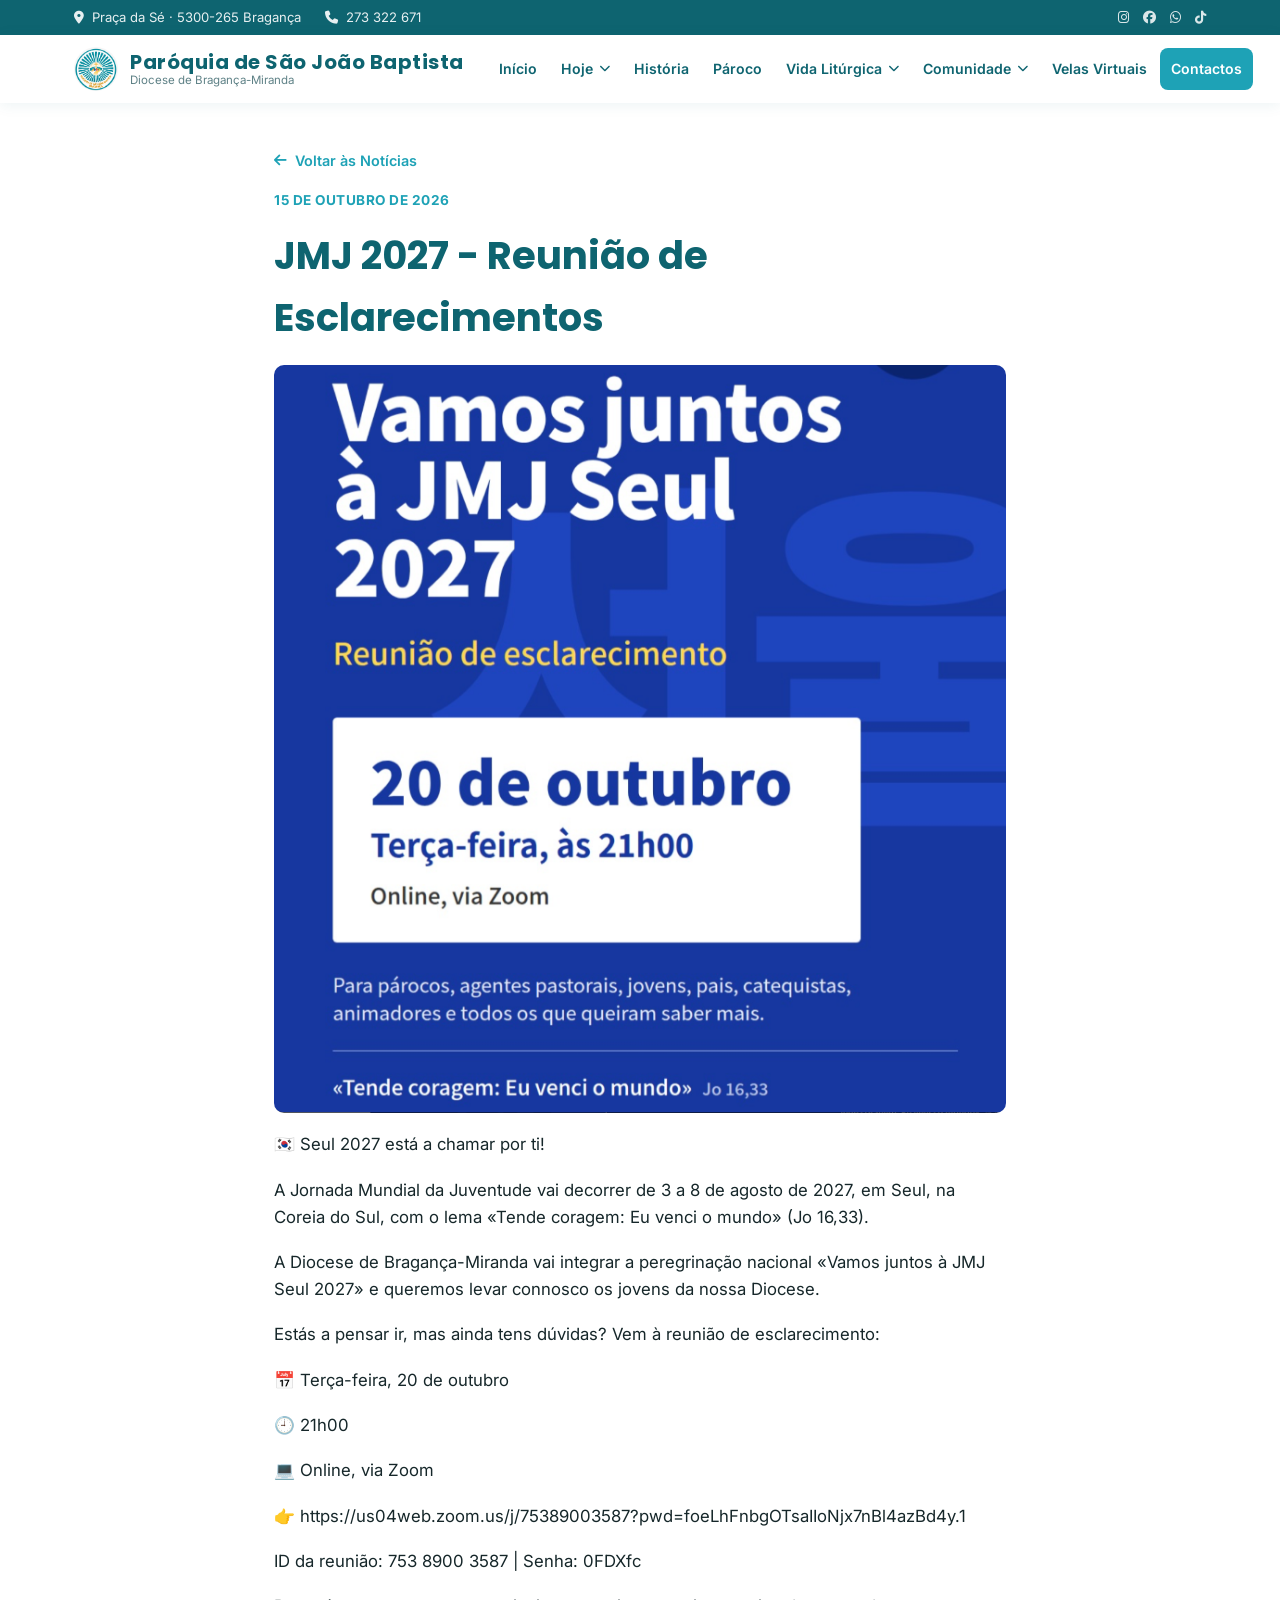
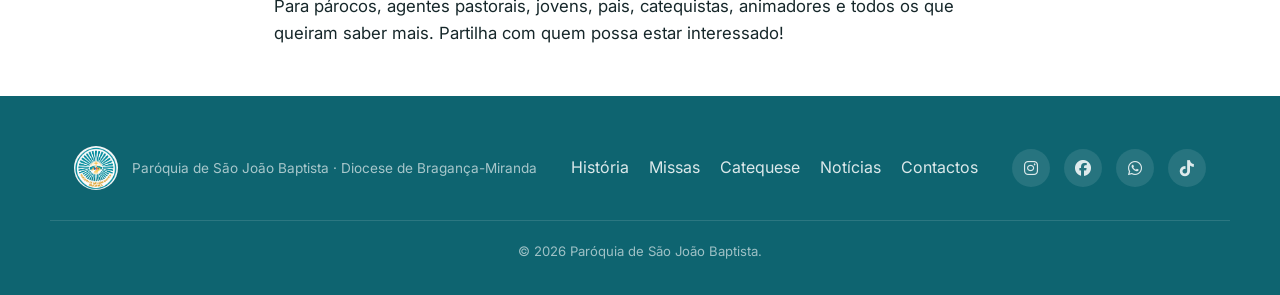
<file: noticias/2026-10-15-jmj-2027-reuniao-de-esclarecimentos.html>
<!DOCTYPE html>
<html lang="pt-PT">
<head>
<meta charset="UTF-8">
<meta name="viewport" content="width=device-width, initial-scale=1.0">
<title>JMJ 2027 - Reunião de Esclarecimentos &middot; Paróquia de São João Baptista</title>
<meta name="description" content="Vamos juntos à Seul em 2027? Participa da reunião de esclarecimentos!">
<link rel="icon" href="../assets/img/favicon-paroquia.png" type="image/png">
<link rel="apple-touch-icon" href="../assets/img/apple-touch-icon-paroquia.png">
<link rel="preconnect" href="https://fonts.googleapis.com">
<link href="https://fonts.googleapis.com/css2?family=Poppins:wght@500;600;700;800&family=Inter:wght@400;500;600;700&display=swap" rel="stylesheet">
<link rel="stylesheet" href="https://cdnjs.cloudflare.com/ajax/libs/font-awesome/6.5.2/css/all.min.css">
<link rel="stylesheet" href="../css/style.css">
</head>
<body>

<!-- ================= TOPBAR ================= -->
<div class="topbar">
  <div class="container topbar-inner">
    <div class="topbar-info">
      <span><i class="fa-solid fa-location-dot"></i> Praça da Sé &middot; 5300-265 Bragança</span>
      <span><i class="fa-solid fa-phone"></i> 273 322 671</span>
    </div>
    <div class="topbar-social">
      <a href="https://www.instagram.com/paroquiasaojoaobaptista.bgc/" aria-label="Instagram" title="Instagram" target="_blank" rel="noopener"><i class="fa-brands fa-instagram"></i></a>
      <a href="https://www.facebook.com/profile.php?id=61593665807246&locale=pt_PT" aria-label="Facebook" title="Facebook" target="_blank" rel="noopener"><i class="fa-brands fa-facebook"></i></a>
      <a href="https://whatsapp.com/channel/0029Vb9Nv37ICVftdDiWzw2h" aria-label="Comunidade de WhatsApp" title="Comunidade de WhatsApp" target="_blank" rel="noopener"><i class="fa-brands fa-whatsapp"></i></a>
      <a href="#" aria-label="TikTok" title="TikTok"><i class="fa-brands fa-tiktok"></i></a>
    </div>
  </div>
</div>

<!-- ================= HEADER / NAV ================= -->
<header class="site-header" id="siteHeader">
  <div class="container header-inner">
    <a href="../index.html#inicio" class="brand">
      <span class="brand-badge"><img src="../assets/img/logo-paroquia.jpg" alt="Logótipo da PASCOM São João Baptista"></span>
      <span class="brand-text">
        <strong>Paróquia de São João Baptista</strong>
        <small>Diocese de Bragança-Miranda</small>
      </span>
    </a>

    <button class="nav-toggle" id="navToggle" aria-label="Abrir menu" aria-expanded="false">
      <span></span><span></span><span></span>
    </button>

    <nav class="main-nav" id="mainNav">
      <button class="nav-close" id="navClose" aria-label="Fechar menu"><i class="fa-solid fa-xmark"></i></button>
      <ul>
        <li><a href="../index.html#inicio" class="nav-link">Início</a></li>
        <li class="has-dropdown">
          <a href="../index.html#evangelho" class="nav-link">Hoje <i class="fa-solid fa-chevron-down"></i></a>
          <ul class="dropdown">
            <li><a href="../index.html#evangelho">Evangelho do Dia</a></li>
            <li><a href="../index.html#santo">Santo do Dia</a></li>
            <li><a href="../index.html#agenda">Agenda Paroquial</a></li>
          </ul>
        </li>
        <li><a href="../index.html#historia" class="nav-link">História</a></li>
        <li><a href="../index.html#paroco" class="nav-link">Pároco</a></li>
        <li class="has-dropdown">
          <a href="../index.html#missas" class="nav-link">Vida Litúrgica <i class="fa-solid fa-chevron-down"></i></a>
          <ul class="dropdown">
            <li><a href="../index.html#missas">Horário das Missas</a></li>
            <li><a href="../index.html#confissoes">Confissões</a></li>
            <li><a href="../index.html#adoracao">Dias de Adoração</a></li>
          </ul>
        </li>
        <li class="has-dropdown">
          <a href="../index.html#comunidade" class="nav-link">Comunidade <i class="fa-solid fa-chevron-down"></i></a>
          <ul class="dropdown">
            <li><a href="../index.html#catequese">Catequese</a></li>
            <li><a href="../index.html#grupos">Grupos da Paróquia</a></li>
            <li><a href="../index.html#noticias">Notícias</a></li>
            <li><a href="../index.html#galeria">Galeria</a></li>
          </ul>
        </li>
        <li><a href="../index.html#velas" class="nav-link">Velas Virtuais</a></li>
        <li><a href="../index.html#contactos" class="nav-link nav-cta">Contactos</a></li>
      </ul>
    </nav>
  </div>
</header>

<main>
<article class="article-header">
  <div class="container narrow">
    <a href="../index.html#noticias" class="article-back"><i class="fa-solid fa-arrow-left"></i> Voltar às Notícias</a>
    <p class="article-date"><time datetime="2026-10-15">15 de outubro de 2026</time></p>
    <h1 class="article-title">JMJ 2027 - Reunião de Esclarecimentos</h1>
    
    <div class="article-body">
<p><img alt="" loading="lazy" src="img/2026-10-15-jmj-2027-reuniao-de-esclarecimentos-1.png"/></p><p>🇰🇷 Seul 2027 está a chamar por ti!</p><p>A Jornada Mundial da Juventude vai decorrer de 3 a 8 de agosto de 2027, em Seul, na Coreia do Sul, com o lema «Tende coragem: Eu venci o mundo» (Jo 16,33).</p><p>A Diocese de Bragança-Miranda vai integrar a peregrinação nacional «Vamos juntos à JMJ Seul 2027» e queremos levar connosco os jovens da nossa Diocese.</p><p>Estás a pensar ir, mas ainda tens dúvidas? Vem à reunião de esclarecimento:</p><p>📅 Terça-feira, 20 de outubro</p><p>🕘 21h00</p><p>💻 Online, via Zoom</p><p>👉 https://us04web.zoom.us/j/75389003587?pwd=foeLhFnbgOTsaIIoNjx7nBl4azBd4y.1</p><p>ID da reunião: 753 8900 3587 | Senha: 0FDXfc</p><p>Para párocos, agentes pastorais, jovens, pais, catequistas, animadores e todos os que queiram saber mais. Partilha com quem possa estar interessado!</p>
    </div>
  </div>
</article>
</main>

<!-- ================= FOOTER ================= -->
<footer class="site-footer">
  <div class="container footer-inner">
    <div class="footer-brand">
      <span class="brand-badge"><img src="../assets/img/logo-paroquia.jpg" alt="Logótipo da PASCOM São João Baptista"></span>
      <div>
        <p>Paróquia de São João Baptista &middot; Diocese de Bragança-Miranda</p>
      </div>
    </div>
    <div class="footer-links">
      <a href="../index.html#historia">História</a>
      <a href="../index.html#missas">Missas</a>
      <a href="../index.html#catequese">Catequese</a>
      <a href="../index.html#noticias">Notícias</a>
      <a href="../index.html#contactos">Contactos</a>
    </div>
    <div class="footer-social">
      <a href="https://www.instagram.com/paroquiasaojoaobaptista.bgc/" aria-label="Instagram" target="_blank" rel="noopener"><i class="fa-brands fa-instagram"></i></a>
      <a href="https://www.facebook.com/profile.php?id=61593665807246&locale=pt_PT" aria-label="Facebook" target="_blank" rel="noopener"><i class="fa-brands fa-facebook"></i></a>
      <a href="https://whatsapp.com/channel/0029Vb9Nv37ICVftdDiWzw2h" aria-label="Comunidade de WhatsApp" target="_blank" rel="noopener"><i class="fa-brands fa-whatsapp"></i></a>
      <a href="#" aria-label="TikTok"><i class="fa-brands fa-tiktok"></i></a>
    </div>
  </div>
  <div class="footer-bottom">
    <p>&copy; <span id="year"></span> Paróquia de São João Baptista.</p>
  </div>
</footer>

<button id="backToTop" class="back-to-top" aria-label="Voltar ao topo"><i class="fa-solid fa-arrow-up"></i></button>

<script>
  document.getElementById('year').textContent = new Date().getFullYear();

  const navToggle = document.getElementById('navToggle');
  const navClose = document.getElementById('navClose');
  const mainNav = document.getElementById('mainNav');
  navToggle.addEventListener('click', () => {
    const isOpen = mainNav.classList.toggle('open');
    navToggle.setAttribute('aria-expanded', isOpen);
    navToggle.classList.toggle('open', isOpen);
  });
  navClose.addEventListener('click', () => {
    mainNav.classList.remove('open');
    navToggle.classList.remove('open');
    navToggle.setAttribute('aria-expanded', false);
  });
  document.querySelectorAll('.has-dropdown > .nav-link').forEach(link => {
    link.addEventListener('click', (e) => {
      if (window.innerWidth <= 780) {
        e.preventDefault();
        link.parentElement.classList.toggle('open');
      }
    });
  });

  const backToTop = document.getElementById('backToTop');
  window.addEventListener('scroll', () => {
    backToTop.classList.toggle('show', window.scrollY > 500);
  });
  backToTop.addEventListener('click', () => {
    window.scrollTo({ top: 0, behavior: 'smooth' });
  });
</script>
</body>
</html>
</file>
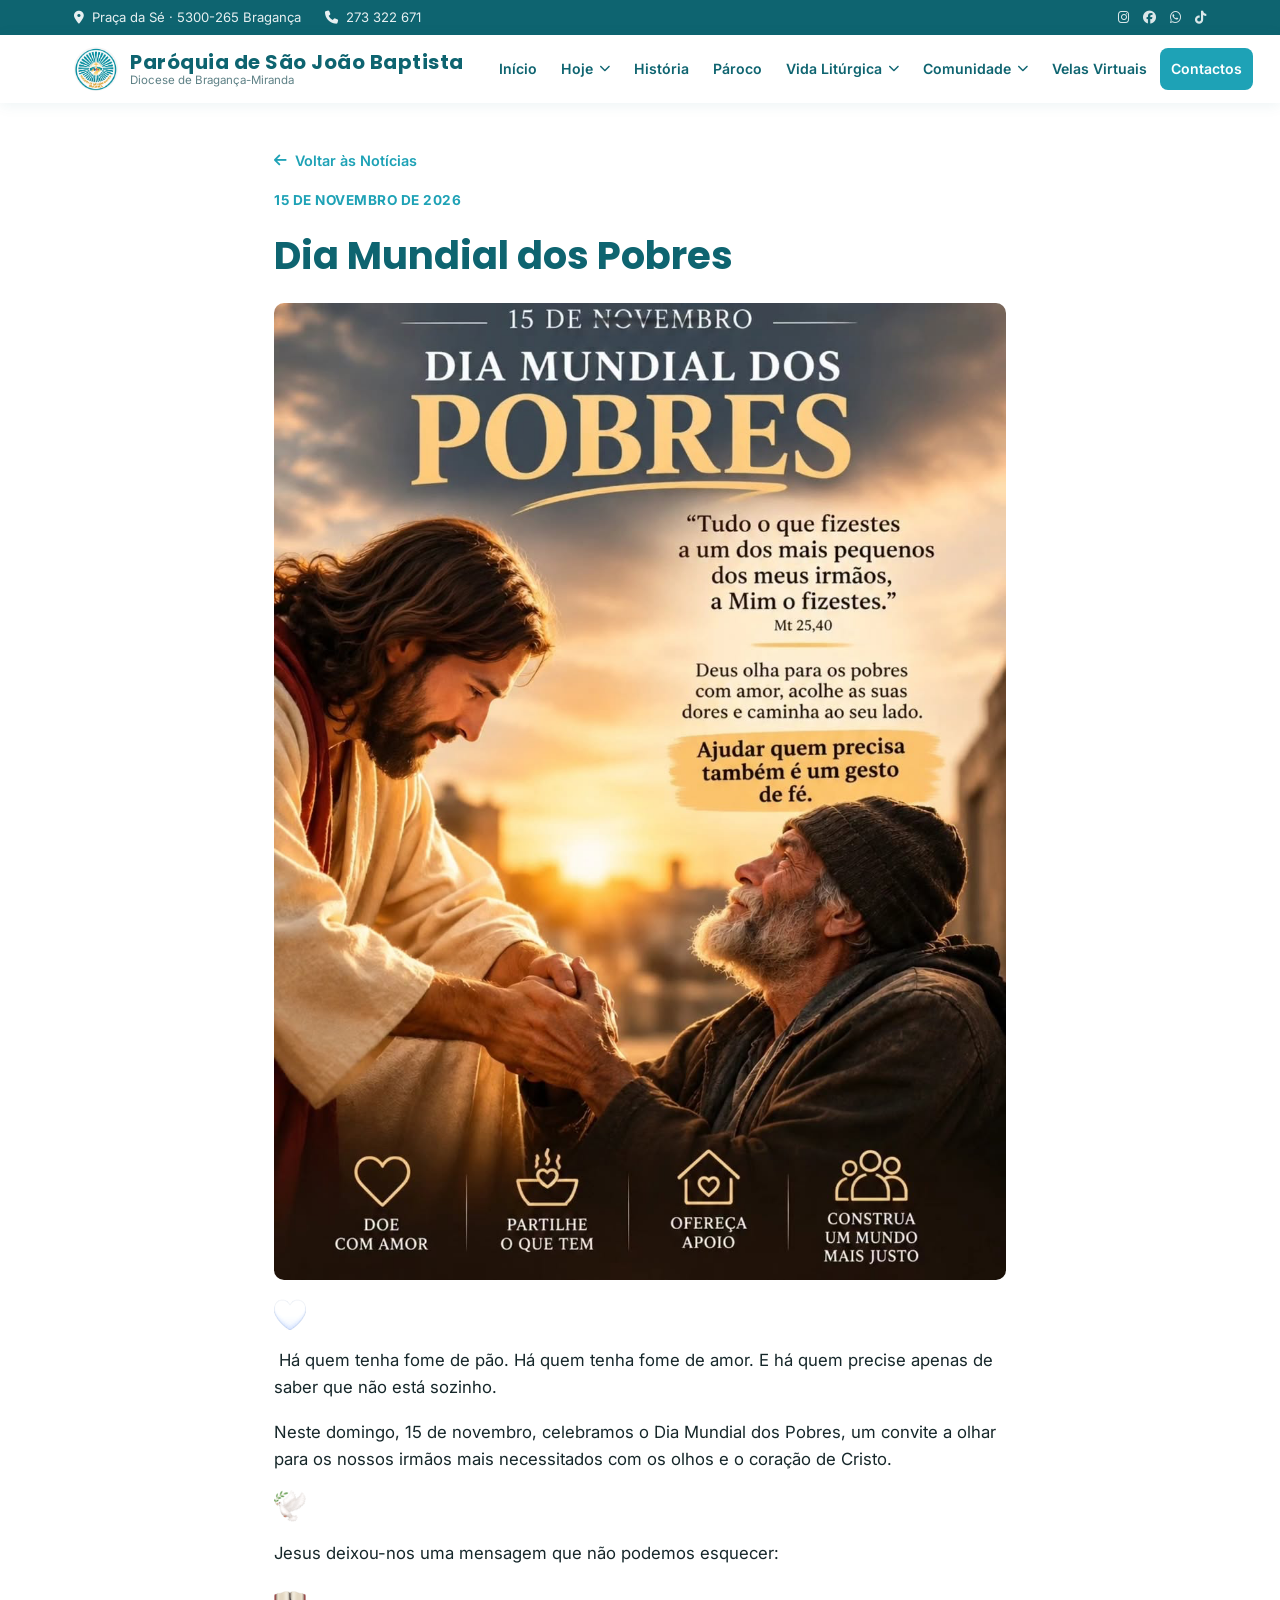
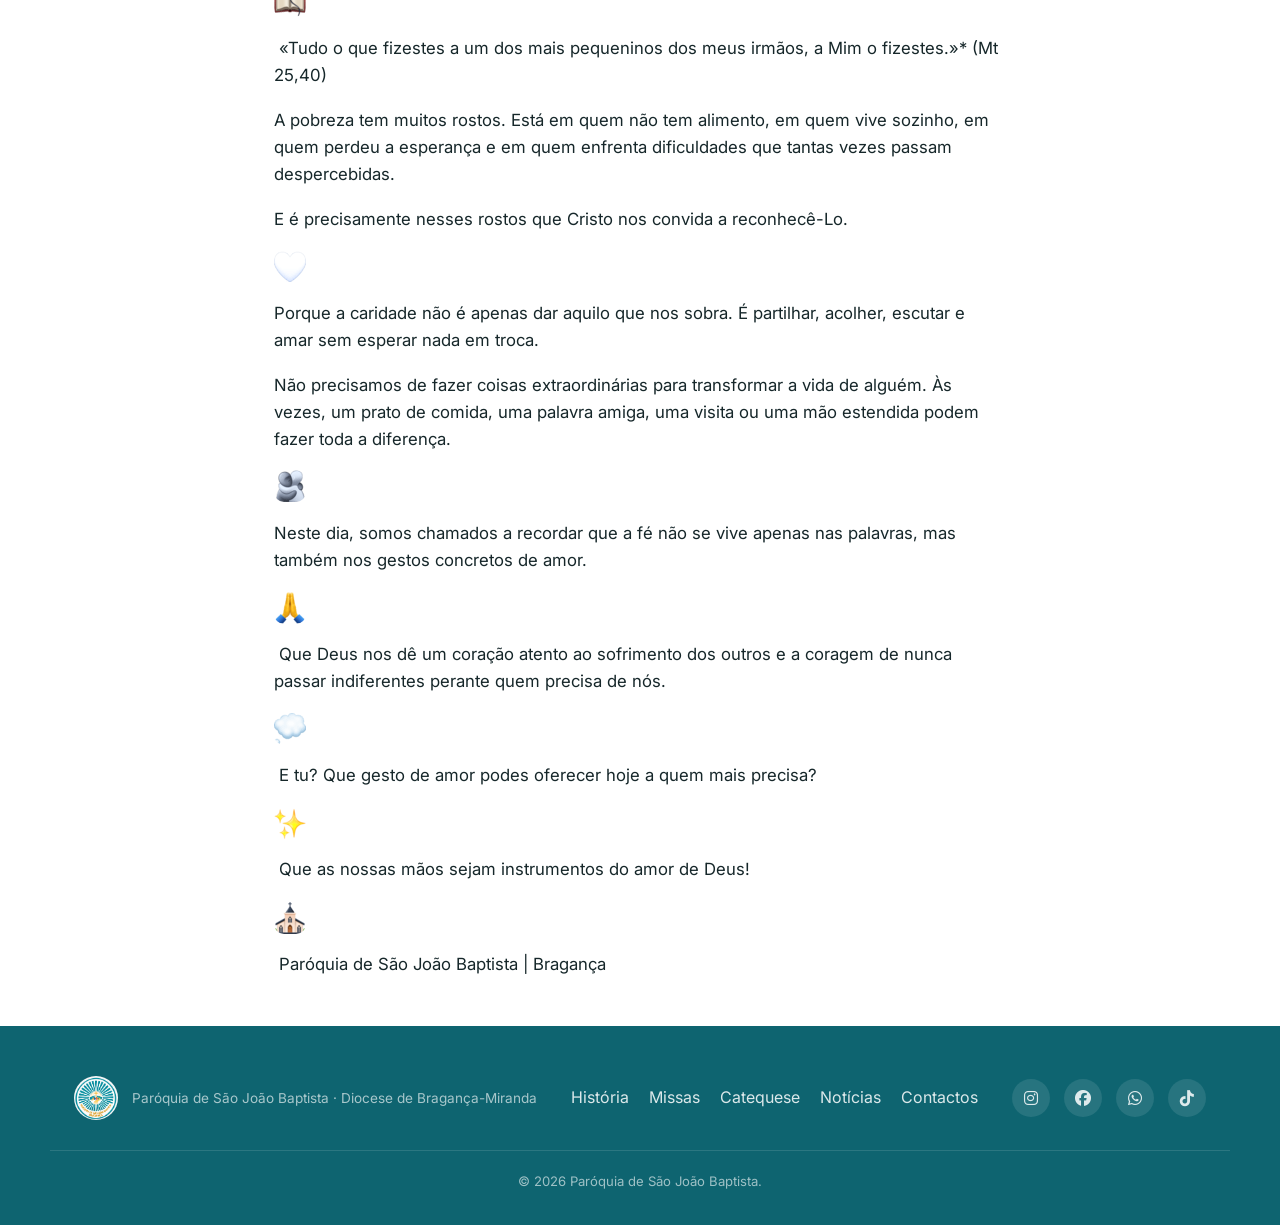
<file: noticias/2026-11-15-dia-mundial-dos-pobres.html>
<!DOCTYPE html>
<html lang="pt-PT">
<head>
<meta charset="UTF-8">
<meta name="viewport" content="width=device-width, initial-scale=1.0">
<title>Dia Mundial dos Pobres &middot; Paróquia de São João Baptista</title>
<meta name="description" content="Neste domingo, 15 de novembro, celebramos o Dia Mundial dos Pobres, um convite a olhar para os nossos irmãos mais necessitados com os olhos e o coração de Cristo.">
<link rel="icon" href="../assets/img/favicon-paroquia.png" type="image/png">
<link rel="apple-touch-icon" href="../assets/img/apple-touch-icon-paroquia.png">
<link rel="preconnect" href="https://fonts.googleapis.com">
<link href="https://fonts.googleapis.com/css2?family=Poppins:wght@500;600;700;800&family=Inter:wght@400;500;600;700&display=swap" rel="stylesheet">
<link rel="stylesheet" href="https://cdnjs.cloudflare.com/ajax/libs/font-awesome/6.5.2/css/all.min.css">
<link rel="stylesheet" href="../css/style.css">
</head>
<body>

<!-- ================= TOPBAR ================= -->
<div class="topbar">
  <div class="container topbar-inner">
    <div class="topbar-info">
      <span><i class="fa-solid fa-location-dot"></i> Praça da Sé &middot; 5300-265 Bragança</span>
      <span><i class="fa-solid fa-phone"></i> 273 322 671</span>
    </div>
    <div class="topbar-social">
      <a href="https://www.instagram.com/paroquiasaojoaobaptista.bgc/" aria-label="Instagram" title="Instagram" target="_blank" rel="noopener"><i class="fa-brands fa-instagram"></i></a>
      <a href="https://www.facebook.com/profile.php?id=61593665807246&locale=pt_PT" aria-label="Facebook" title="Facebook" target="_blank" rel="noopener"><i class="fa-brands fa-facebook"></i></a>
      <a href="https://whatsapp.com/channel/0029Vb9Nv37ICVftdDiWzw2h" aria-label="Comunidade de WhatsApp" title="Comunidade de WhatsApp" target="_blank" rel="noopener"><i class="fa-brands fa-whatsapp"></i></a>
      <a href="#" aria-label="TikTok" title="TikTok"><i class="fa-brands fa-tiktok"></i></a>
    </div>
  </div>
</div>

<!-- ================= HEADER / NAV ================= -->
<header class="site-header" id="siteHeader">
  <div class="container header-inner">
    <a href="../index.html#inicio" class="brand">
      <span class="brand-badge"><img src="../assets/img/logo-paroquia.jpg" alt="Logótipo da PASCOM São João Baptista"></span>
      <span class="brand-text">
        <strong>Paróquia de São João Baptista</strong>
        <small>Diocese de Bragança-Miranda</small>
      </span>
    </a>

    <button class="nav-toggle" id="navToggle" aria-label="Abrir menu" aria-expanded="false">
      <span></span><span></span><span></span>
    </button>

    <nav class="main-nav" id="mainNav">
      <button class="nav-close" id="navClose" aria-label="Fechar menu"><i class="fa-solid fa-xmark"></i></button>
      <ul>
        <li><a href="../index.html#inicio" class="nav-link">Início</a></li>
        <li class="has-dropdown">
          <a href="../index.html#evangelho" class="nav-link">Hoje <i class="fa-solid fa-chevron-down"></i></a>
          <ul class="dropdown">
            <li><a href="../index.html#evangelho">Evangelho do Dia</a></li>
            <li><a href="../index.html#santo">Santo do Dia</a></li>
            <li><a href="../index.html#agenda">Agenda Paroquial</a></li>
          </ul>
        </li>
        <li><a href="../index.html#historia" class="nav-link">História</a></li>
        <li><a href="../index.html#paroco" class="nav-link">Pároco</a></li>
        <li class="has-dropdown">
          <a href="../index.html#missas" class="nav-link">Vida Litúrgica <i class="fa-solid fa-chevron-down"></i></a>
          <ul class="dropdown">
            <li><a href="../index.html#missas">Horário das Missas</a></li>
            <li><a href="../index.html#confissoes">Confissões</a></li>
            <li><a href="../index.html#adoracao">Dias de Adoração</a></li>
          </ul>
        </li>
        <li class="has-dropdown">
          <a href="../index.html#comunidade" class="nav-link">Comunidade <i class="fa-solid fa-chevron-down"></i></a>
          <ul class="dropdown">
            <li><a href="../index.html#catequese">Catequese</a></li>
            <li><a href="../index.html#grupos">Grupos da Paróquia</a></li>
            <li><a href="../index.html#noticias">Notícias</a></li>
            <li><a href="../index.html#galeria">Galeria</a></li>
          </ul>
        </li>
        <li><a href="../index.html#velas" class="nav-link">Velas Virtuais</a></li>
        <li><a href="../index.html#contactos" class="nav-link nav-cta">Contactos</a></li>
      </ul>
    </nav>
  </div>
</header>

<main>
<article class="article-header">
  <div class="container narrow">
    <a href="../index.html#noticias" class="article-back"><i class="fa-solid fa-arrow-left"></i> Voltar às Notícias</a>
    <p class="article-date"><time datetime="2026-11-15">15 de novembro de 2026</time></p>
    <h1 class="article-title">Dia Mundial dos Pobres</h1>
    
    <div class="article-body">
<p><img alt="" loading="lazy" src="img/2026-11-15-dia-mundial-dos-pobres-1.png"/></p><p><img alt="🤍" loading="lazy" src="img/2026-11-15-dia-mundial-dos-pobres-2.png"/> Há quem tenha fome de pão. Há quem tenha fome de amor. E há quem precise apenas de saber que não está sozinho.</p><p>Neste domingo, 15 de novembro, celebramos o Dia Mundial dos Pobres, um convite a olhar para os nossos irmãos mais necessitados com os olhos e o coração de Cristo. <img alt="🕊️" loading="lazy" src="img/2026-11-15-dia-mundial-dos-pobres-3.png"/></p><p>Jesus deixou-nos uma mensagem que não podemos esquecer:</p><p><img alt="📖" loading="lazy" src="img/2026-11-15-dia-mundial-dos-pobres-4.png"/> «Tudo o que fizestes a um dos mais pequeninos dos meus irmãos, a Mim o fizestes.»* (Mt 25,40)</p><p>A pobreza tem muitos rostos. Está em quem não tem alimento, em quem vive sozinho, em quem perdeu a esperança e em quem enfrenta dificuldades que tantas vezes passam despercebidas.</p><p>E é precisamente nesses rostos que Cristo nos convida a reconhecê-Lo. <img alt="🤍" loading="lazy" src="img/2026-11-15-dia-mundial-dos-pobres-5.png"/></p><p>Porque a caridade não é apenas dar aquilo que nos sobra. É partilhar, acolher, escutar e amar sem esperar nada em troca.</p><p>Não precisamos de fazer coisas extraordinárias para transformar a vida de alguém. Às vezes, um prato de comida, uma palavra amiga, uma visita ou uma mão estendida podem fazer toda a diferença. <img alt="🫂" loading="lazy" src="img/2026-11-15-dia-mundial-dos-pobres-6.png"/></p><p>Neste dia, somos chamados a recordar que a fé não se vive apenas nas palavras, mas também nos gestos concretos de amor.</p><p><img alt="🙏" loading="lazy" src="img/2026-11-15-dia-mundial-dos-pobres-7.png"/> Que Deus nos dê um coração atento ao sofrimento dos outros e a coragem de nunca passar indiferentes perante quem precisa de nós.</p><p><img alt="💭" loading="lazy" src="img/2026-11-15-dia-mundial-dos-pobres-8.png"/> E tu? Que gesto de amor podes oferecer hoje a quem mais precisa?</p><p><img alt="✨" loading="lazy" src="img/2026-11-15-dia-mundial-dos-pobres-9.png"/> Que as nossas mãos sejam instrumentos do amor de Deus!</p><p><img alt="⛪" loading="lazy" src="img/2026-11-15-dia-mundial-dos-pobres-10.png"/> Paróquia de São João Baptista | Bragança</p>
    </div>
  </div>
</article>
</main>

<!-- ================= FOOTER ================= -->
<footer class="site-footer">
  <div class="container footer-inner">
    <div class="footer-brand">
      <span class="brand-badge"><img src="../assets/img/logo-paroquia.jpg" alt="Logótipo da PASCOM São João Baptista"></span>
      <div>
        <p>Paróquia de São João Baptista &middot; Diocese de Bragança-Miranda</p>
      </div>
    </div>
    <div class="footer-links">
      <a href="../index.html#historia">História</a>
      <a href="../index.html#missas">Missas</a>
      <a href="../index.html#catequese">Catequese</a>
      <a href="../index.html#noticias">Notícias</a>
      <a href="../index.html#contactos">Contactos</a>
    </div>
    <div class="footer-social">
      <a href="https://www.instagram.com/paroquiasaojoaobaptista.bgc/" aria-label="Instagram" target="_blank" rel="noopener"><i class="fa-brands fa-instagram"></i></a>
      <a href="https://www.facebook.com/profile.php?id=61593665807246&locale=pt_PT" aria-label="Facebook" target="_blank" rel="noopener"><i class="fa-brands fa-facebook"></i></a>
      <a href="https://whatsapp.com/channel/0029Vb9Nv37ICVftdDiWzw2h" aria-label="Comunidade de WhatsApp" target="_blank" rel="noopener"><i class="fa-brands fa-whatsapp"></i></a>
      <a href="#" aria-label="TikTok"><i class="fa-brands fa-tiktok"></i></a>
    </div>
  </div>
  <div class="footer-bottom">
    <p>&copy; <span id="year"></span> Paróquia de São João Baptista.</p>
  </div>
</footer>

<button id="backToTop" class="back-to-top" aria-label="Voltar ao topo"><i class="fa-solid fa-arrow-up"></i></button>

<script>
  document.getElementById('year').textContent = new Date().getFullYear();

  const navToggle = document.getElementById('navToggle');
  const navClose = document.getElementById('navClose');
  const mainNav = document.getElementById('mainNav');
  navToggle.addEventListener('click', () => {
    const isOpen = mainNav.classList.toggle('open');
    navToggle.setAttribute('aria-expanded', isOpen);
    navToggle.classList.toggle('open', isOpen);
  });
  navClose.addEventListener('click', () => {
    mainNav.classList.remove('open');
    navToggle.classList.remove('open');
    navToggle.setAttribute('aria-expanded', false);
  });
  document.querySelectorAll('.has-dropdown > .nav-link').forEach(link => {
    link.addEventListener('click', (e) => {
      if (window.innerWidth <= 780) {
        e.preventDefault();
        link.parentElement.classList.toggle('open');
      }
    });
  });

  const backToTop = document.getElementById('backToTop');
  window.addEventListener('scroll', () => {
    backToTop.classList.toggle('show', window.scrollY > 500);
  });
  backToTop.addEventListener('click', () => {
    window.scrollTo({ top: 0, behavior: 'smooth' });
  });
</script>
</body>
</html>
</file>
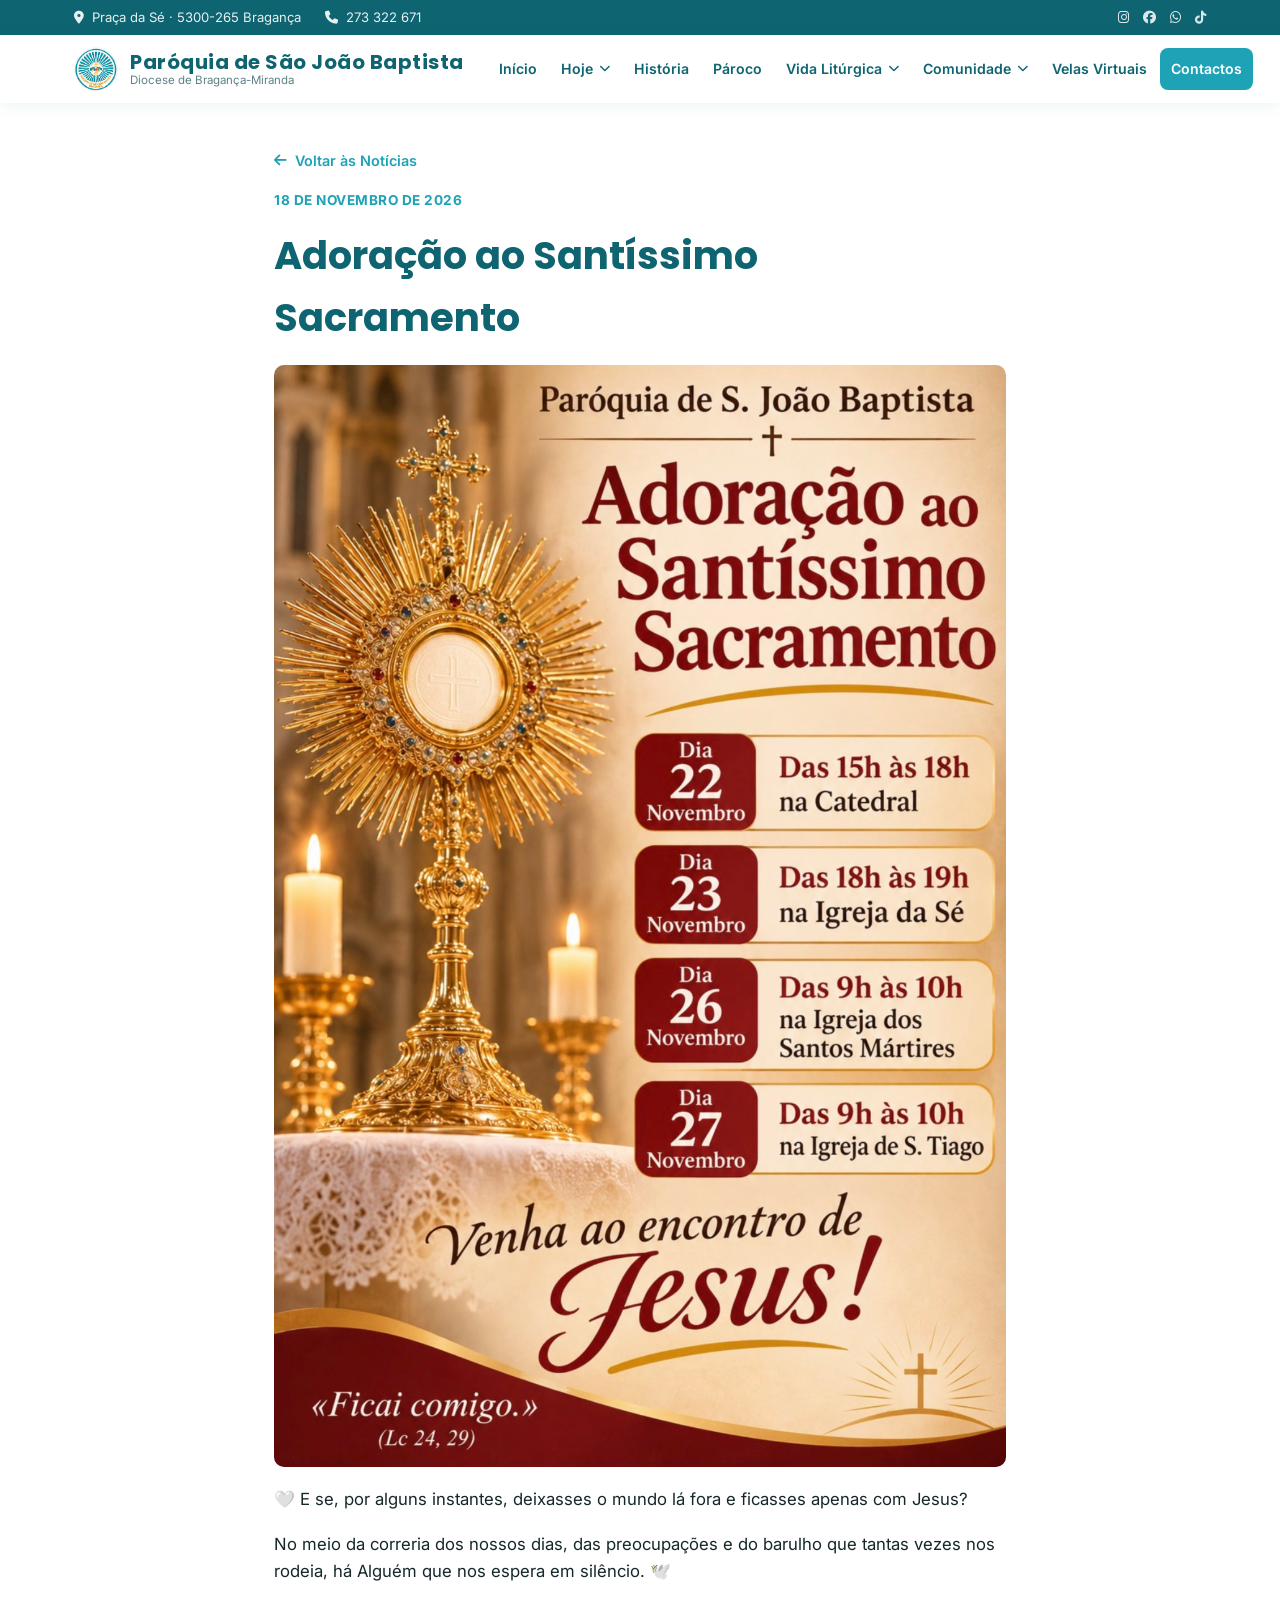
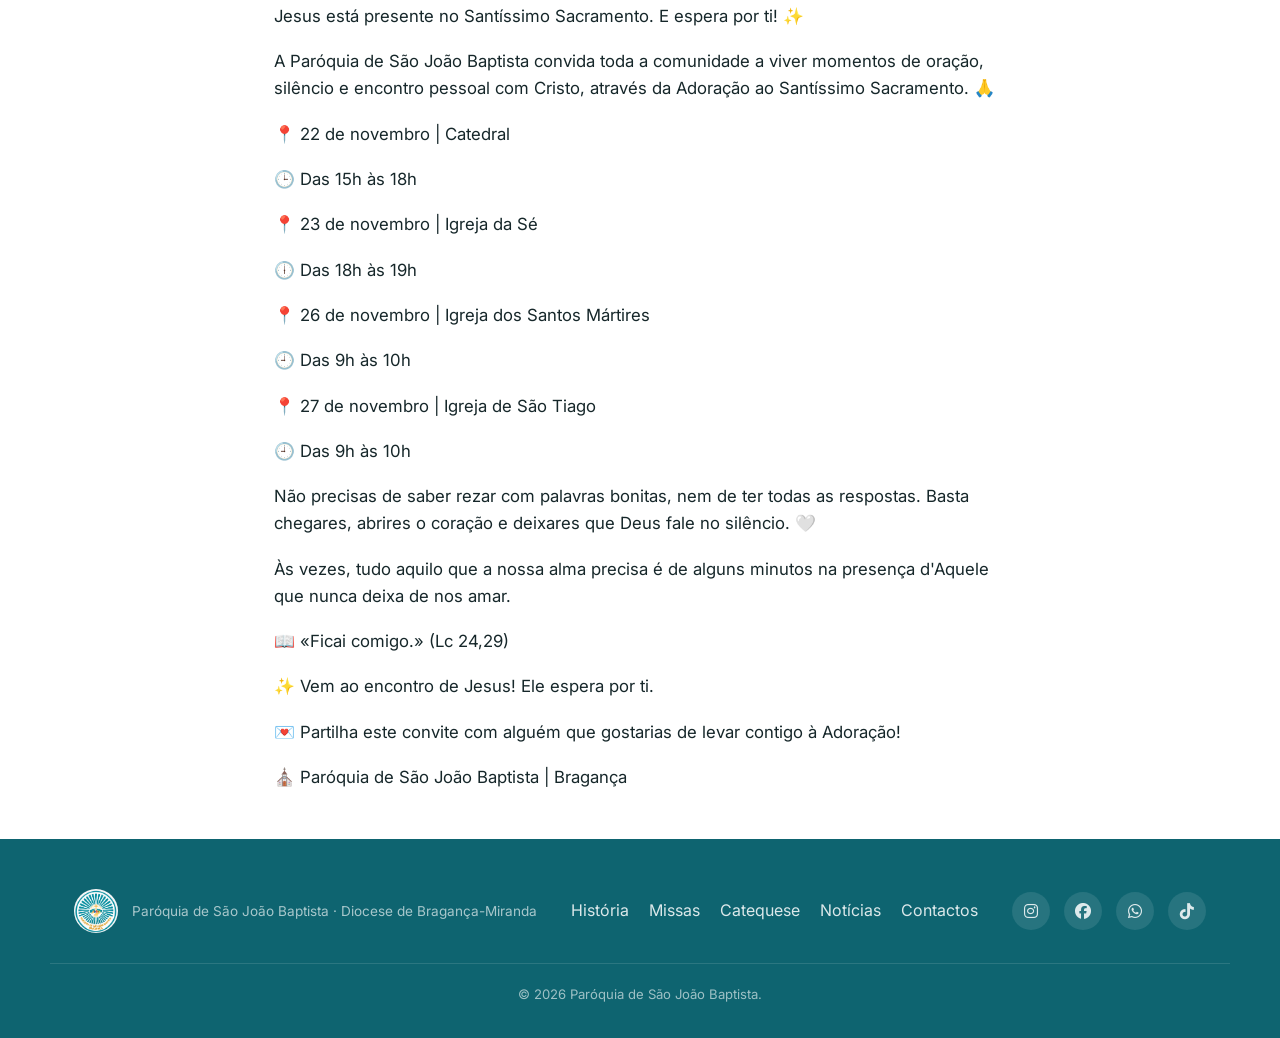
<file: noticias/2026-11-18-adoracao-ao-santissimo-sacramento.html>
<!DOCTYPE html>
<html lang="pt-PT">
<head>
<meta charset="UTF-8">
<meta name="viewport" content="width=device-width, initial-scale=1.0">
<title>Adoração ao Santíssimo Sacramento &middot; Paróquia de São João Baptista</title>
<meta name="description" content="Toda a comunidade é convidada a viver momentos de oração, silêncio e encontro pessoal com Cristo, através da Adoração ao Santíssimo Sacramento. Confere os horários de adoração!">
<link rel="icon" href="../assets/img/favicon-paroquia.png" type="image/png">
<link rel="apple-touch-icon" href="../assets/img/apple-touch-icon-paroquia.png">
<link rel="preconnect" href="https://fonts.googleapis.com">
<link href="https://fonts.googleapis.com/css2?family=Poppins:wght@500;600;700;800&family=Inter:wght@400;500;600;700&display=swap" rel="stylesheet">
<link rel="stylesheet" href="https://cdnjs.cloudflare.com/ajax/libs/font-awesome/6.5.2/css/all.min.css">
<link rel="stylesheet" href="../css/style.css">
</head>
<body>

<!-- ================= TOPBAR ================= -->
<div class="topbar">
  <div class="container topbar-inner">
    <div class="topbar-info">
      <span><i class="fa-solid fa-location-dot"></i> Praça da Sé &middot; 5300-265 Bragança</span>
      <span><i class="fa-solid fa-phone"></i> 273 322 671</span>
    </div>
    <div class="topbar-social">
      <a href="https://www.instagram.com/paroquiasaojoaobaptista.bgc/" aria-label="Instagram" title="Instagram" target="_blank" rel="noopener"><i class="fa-brands fa-instagram"></i></a>
      <a href="https://www.facebook.com/profile.php?id=61593665807246&locale=pt_PT" aria-label="Facebook" title="Facebook" target="_blank" rel="noopener"><i class="fa-brands fa-facebook"></i></a>
      <a href="https://whatsapp.com/channel/0029Vb9Nv37ICVftdDiWzw2h" aria-label="Comunidade de WhatsApp" title="Comunidade de WhatsApp" target="_blank" rel="noopener"><i class="fa-brands fa-whatsapp"></i></a>
      <a href="#" aria-label="TikTok" title="TikTok"><i class="fa-brands fa-tiktok"></i></a>
    </div>
  </div>
</div>

<!-- ================= HEADER / NAV ================= -->
<header class="site-header" id="siteHeader">
  <div class="container header-inner">
    <a href="../index.html#inicio" class="brand">
      <span class="brand-badge"><img src="../assets/img/logo-paroquia.jpg" alt="Logótipo da PASCOM São João Baptista"></span>
      <span class="brand-text">
        <strong>Paróquia de São João Baptista</strong>
        <small>Diocese de Bragança-Miranda</small>
      </span>
    </a>

    <button class="nav-toggle" id="navToggle" aria-label="Abrir menu" aria-expanded="false">
      <span></span><span></span><span></span>
    </button>

    <nav class="main-nav" id="mainNav">
      <button class="nav-close" id="navClose" aria-label="Fechar menu"><i class="fa-solid fa-xmark"></i></button>
      <ul>
        <li><a href="../index.html#inicio" class="nav-link">Início</a></li>
        <li class="has-dropdown">
          <a href="../index.html#evangelho" class="nav-link">Hoje <i class="fa-solid fa-chevron-down"></i></a>
          <ul class="dropdown">
            <li><a href="../index.html#evangelho">Evangelho do Dia</a></li>
            <li><a href="../index.html#santo">Santo do Dia</a></li>
            <li><a href="../index.html#agenda">Agenda Paroquial</a></li>
          </ul>
        </li>
        <li><a href="../index.html#historia" class="nav-link">História</a></li>
        <li><a href="../index.html#paroco" class="nav-link">Pároco</a></li>
        <li class="has-dropdown">
          <a href="../index.html#missas" class="nav-link">Vida Litúrgica <i class="fa-solid fa-chevron-down"></i></a>
          <ul class="dropdown">
            <li><a href="../index.html#missas">Horário das Missas</a></li>
            <li><a href="../index.html#confissoes">Confissões</a></li>
            <li><a href="../index.html#adoracao">Dias de Adoração</a></li>
          </ul>
        </li>
        <li class="has-dropdown">
          <a href="../index.html#comunidade" class="nav-link">Comunidade <i class="fa-solid fa-chevron-down"></i></a>
          <ul class="dropdown">
            <li><a href="../index.html#catequese">Catequese</a></li>
            <li><a href="../index.html#grupos">Grupos da Paróquia</a></li>
            <li><a href="../index.html#noticias">Notícias</a></li>
            <li><a href="../index.html#galeria">Galeria</a></li>
          </ul>
        </li>
        <li><a href="../index.html#velas" class="nav-link">Velas Virtuais</a></li>
        <li><a href="../index.html#contactos" class="nav-link nav-cta">Contactos</a></li>
      </ul>
    </nav>
  </div>
</header>

<main>
<article class="article-header">
  <div class="container narrow">
    <a href="../index.html#noticias" class="article-back"><i class="fa-solid fa-arrow-left"></i> Voltar às Notícias</a>
    <p class="article-date"><time datetime="2026-11-18">18 de novembro de 2026</time></p>
    <h1 class="article-title">Adoração ao Santíssimo Sacramento</h1>
    
    <div class="article-body">
<p><img alt="" loading="lazy" src="img/2026-11-18-adoracao-ao-santissimo-sacramento-1.jpg"/></p><p>🤍 E se, por alguns instantes, deixasses o mundo lá fora e ficasses apenas com Jesus?</p><p>No meio da correria dos nossos dias, das preocupações e do barulho que tantas vezes nos rodeia, há Alguém que nos espera em silêncio. 🕊️</p><p>Jesus está presente no Santíssimo Sacramento. E espera por ti! ✨</p><p>A Paróquia de São João Baptista convida toda a comunidade a viver momentos de oração, silêncio e encontro pessoal com Cristo, através da Adoração ao Santíssimo Sacramento. 🙏</p><p>📍 22 de novembro | Catedral</p><p>🕒 Das 15h às 18h</p><p>📍 23 de novembro | Igreja da Sé</p><p>🕕 Das 18h às 19h</p><p>📍 26 de novembro | Igreja dos Santos Mártires</p><p>🕘 Das 9h às 10h</p><p>📍 27 de novembro | Igreja de São Tiago</p><p>🕘 Das 9h às 10h</p><p>Não precisas de saber rezar com palavras bonitas, nem de ter todas as respostas. Basta chegares, abrires o coração e deixares que Deus fale no silêncio. 🤍</p><p>Às vezes, tudo aquilo que a nossa alma precisa é de alguns minutos na presença d'Aquele que nunca deixa de nos amar.</p><p>📖 «Ficai comigo.» (Lc 24,29)</p><p>✨ Vem ao encontro de Jesus! Ele espera por ti.</p><p>💌 Partilha este convite com alguém que gostarias de levar contigo à Adoração!</p><p>⛪ Paróquia de São João Baptista | Bragança</p>
    </div>
  </div>
</article>
</main>

<!-- ================= FOOTER ================= -->
<footer class="site-footer">
  <div class="container footer-inner">
    <div class="footer-brand">
      <span class="brand-badge"><img src="../assets/img/logo-paroquia.jpg" alt="Logótipo da PASCOM São João Baptista"></span>
      <div>
        <p>Paróquia de São João Baptista &middot; Diocese de Bragança-Miranda</p>
      </div>
    </div>
    <div class="footer-links">
      <a href="../index.html#historia">História</a>
      <a href="../index.html#missas">Missas</a>
      <a href="../index.html#catequese">Catequese</a>
      <a href="../index.html#noticias">Notícias</a>
      <a href="../index.html#contactos">Contactos</a>
    </div>
    <div class="footer-social">
      <a href="https://www.instagram.com/paroquiasaojoaobaptista.bgc/" aria-label="Instagram" target="_blank" rel="noopener"><i class="fa-brands fa-instagram"></i></a>
      <a href="https://www.facebook.com/profile.php?id=61593665807246&locale=pt_PT" aria-label="Facebook" target="_blank" rel="noopener"><i class="fa-brands fa-facebook"></i></a>
      <a href="https://whatsapp.com/channel/0029Vb9Nv37ICVftdDiWzw2h" aria-label="Comunidade de WhatsApp" target="_blank" rel="noopener"><i class="fa-brands fa-whatsapp"></i></a>
      <a href="#" aria-label="TikTok"><i class="fa-brands fa-tiktok"></i></a>
    </div>
  </div>
  <div class="footer-bottom">
    <p>&copy; <span id="year"></span> Paróquia de São João Baptista.</p>
  </div>
</footer>

<button id="backToTop" class="back-to-top" aria-label="Voltar ao topo"><i class="fa-solid fa-arrow-up"></i></button>

<script>
  document.getElementById('year').textContent = new Date().getFullYear();

  const navToggle = document.getElementById('navToggle');
  const navClose = document.getElementById('navClose');
  const mainNav = document.getElementById('mainNav');
  navToggle.addEventListener('click', () => {
    const isOpen = mainNav.classList.toggle('open');
    navToggle.setAttribute('aria-expanded', isOpen);
    navToggle.classList.toggle('open', isOpen);
  });
  navClose.addEventListener('click', () => {
    mainNav.classList.remove('open');
    navToggle.classList.remove('open');
    navToggle.setAttribute('aria-expanded', false);
  });
  document.querySelectorAll('.has-dropdown > .nav-link').forEach(link => {
    link.addEventListener('click', (e) => {
      if (window.innerWidth <= 780) {
        e.preventDefault();
        link.parentElement.classList.toggle('open');
      }
    });
  });

  const backToTop = document.getElementById('backToTop');
  window.addEventListener('scroll', () => {
    backToTop.classList.toggle('show', window.scrollY > 500);
  });
  backToTop.addEventListener('click', () => {
    window.scrollTo({ top: 0, behavior: 'smooth' });
  });
</script>
</body>
</html>
</file>
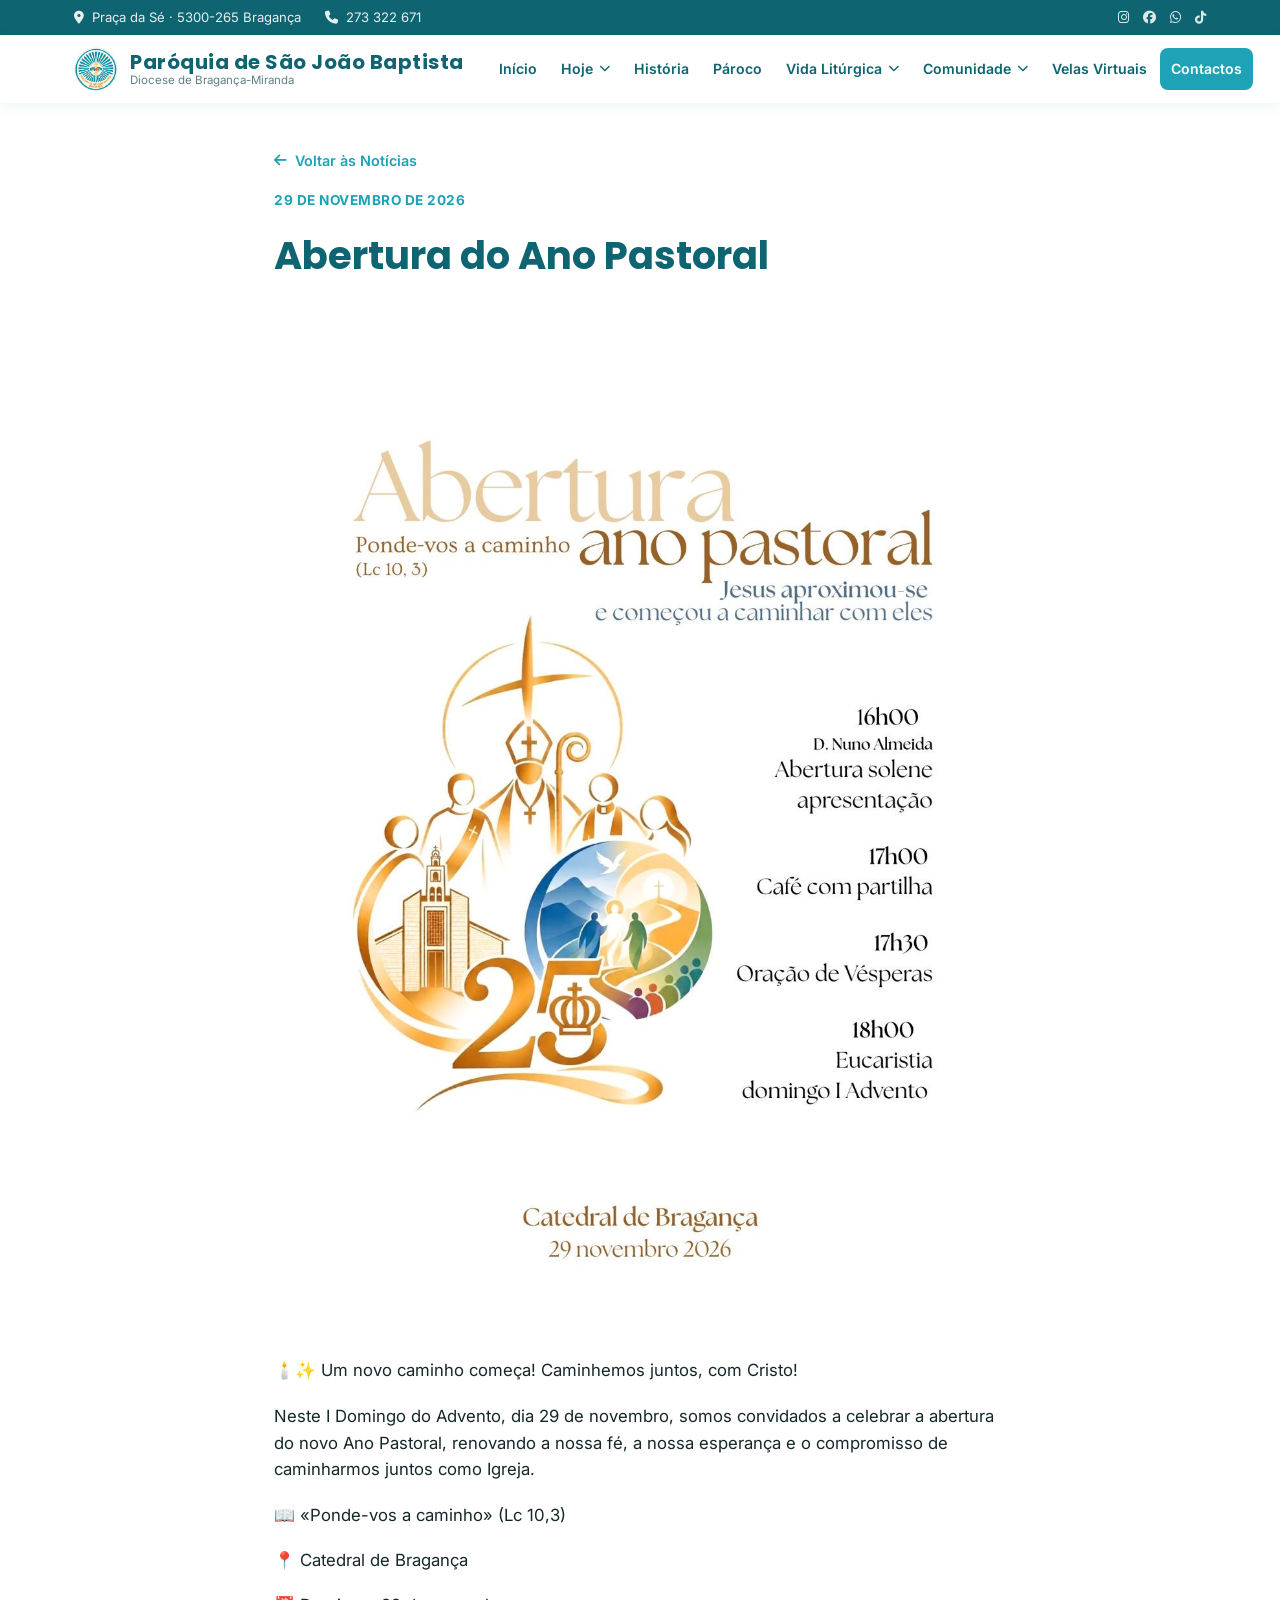
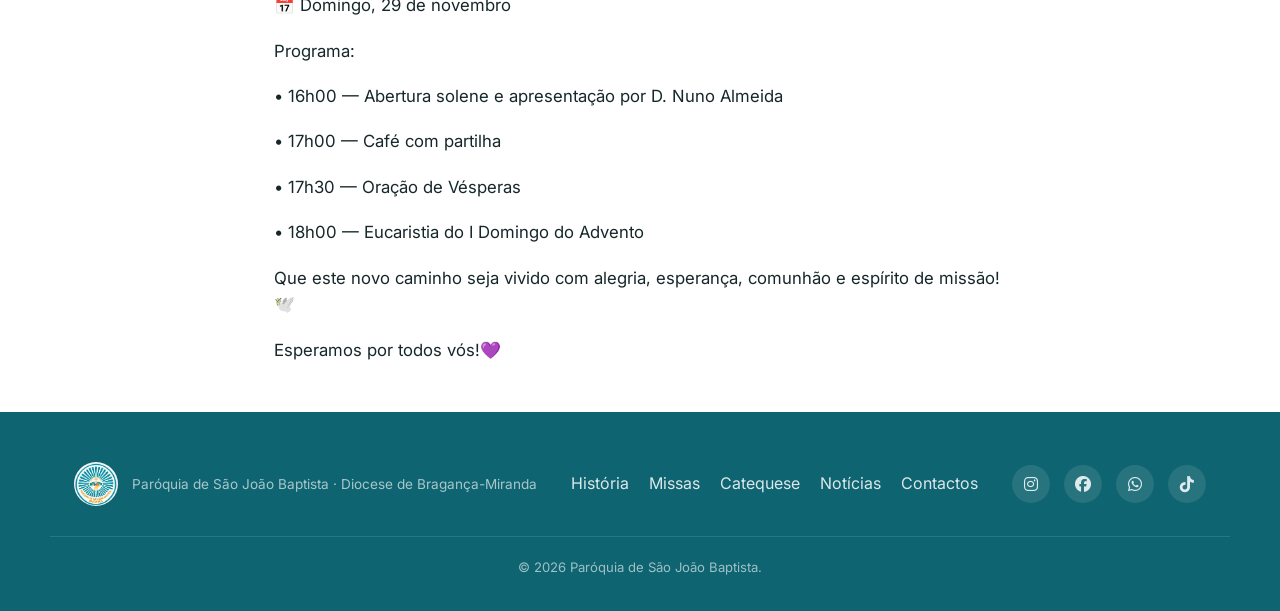
<file: noticias/2026-11-29-abertura-do-ano-pastoral.html>
<!DOCTYPE html>
<html lang="pt-PT">
<head>
<meta charset="UTF-8">
<meta name="viewport" content="width=device-width, initial-scale=1.0">
<title>Abertura do Ano Pastoral &middot; Paróquia de São João Baptista</title>
<meta name="description" content="Neste I Domingo do Advento, dia 29 de novembro, somos convidados a celebrar a abertura do novo Ano Pastoral, renovando a nossa fé, a nossa esperança e o compromisso de caminharmos juntos como Igreja.">
<link rel="icon" href="../assets/img/favicon-paroquia.png" type="image/png">
<link rel="apple-touch-icon" href="../assets/img/apple-touch-icon-paroquia.png">
<link rel="preconnect" href="https://fonts.googleapis.com">
<link href="https://fonts.googleapis.com/css2?family=Poppins:wght@500;600;700;800&family=Inter:wght@400;500;600;700&display=swap" rel="stylesheet">
<link rel="stylesheet" href="https://cdnjs.cloudflare.com/ajax/libs/font-awesome/6.5.2/css/all.min.css">
<link rel="stylesheet" href="../css/style.css">
</head>
<body>

<!-- ================= TOPBAR ================= -->
<div class="topbar">
  <div class="container topbar-inner">
    <div class="topbar-info">
      <span><i class="fa-solid fa-location-dot"></i> Praça da Sé &middot; 5300-265 Bragança</span>
      <span><i class="fa-solid fa-phone"></i> 273 322 671</span>
    </div>
    <div class="topbar-social">
      <a href="https://www.instagram.com/paroquiasaojoaobaptista.bgc/" aria-label="Instagram" title="Instagram" target="_blank" rel="noopener"><i class="fa-brands fa-instagram"></i></a>
      <a href="https://www.facebook.com/profile.php?id=61593665807246&locale=pt_PT" aria-label="Facebook" title="Facebook" target="_blank" rel="noopener"><i class="fa-brands fa-facebook"></i></a>
      <a href="https://whatsapp.com/channel/0029Vb9Nv37ICVftdDiWzw2h" aria-label="Comunidade de WhatsApp" title="Comunidade de WhatsApp" target="_blank" rel="noopener"><i class="fa-brands fa-whatsapp"></i></a>
      <a href="#" aria-label="TikTok" title="TikTok"><i class="fa-brands fa-tiktok"></i></a>
    </div>
  </div>
</div>

<!-- ================= HEADER / NAV ================= -->
<header class="site-header" id="siteHeader">
  <div class="container header-inner">
    <a href="../index.html#inicio" class="brand">
      <span class="brand-badge"><img src="../assets/img/logo-paroquia.jpg" alt="Logótipo da PASCOM São João Baptista"></span>
      <span class="brand-text">
        <strong>Paróquia de São João Baptista</strong>
        <small>Diocese de Bragança-Miranda</small>
      </span>
    </a>

    <button class="nav-toggle" id="navToggle" aria-label="Abrir menu" aria-expanded="false">
      <span></span><span></span><span></span>
    </button>

    <nav class="main-nav" id="mainNav">
      <button class="nav-close" id="navClose" aria-label="Fechar menu"><i class="fa-solid fa-xmark"></i></button>
      <ul>
        <li><a href="../index.html#inicio" class="nav-link">Início</a></li>
        <li class="has-dropdown">
          <a href="../index.html#evangelho" class="nav-link">Hoje <i class="fa-solid fa-chevron-down"></i></a>
          <ul class="dropdown">
            <li><a href="../index.html#evangelho">Evangelho do Dia</a></li>
            <li><a href="../index.html#santo">Santo do Dia</a></li>
            <li><a href="../index.html#agenda">Agenda Paroquial</a></li>
          </ul>
        </li>
        <li><a href="../index.html#historia" class="nav-link">História</a></li>
        <li><a href="../index.html#paroco" class="nav-link">Pároco</a></li>
        <li class="has-dropdown">
          <a href="../index.html#missas" class="nav-link">Vida Litúrgica <i class="fa-solid fa-chevron-down"></i></a>
          <ul class="dropdown">
            <li><a href="../index.html#missas">Horário das Missas</a></li>
            <li><a href="../index.html#confissoes">Confissões</a></li>
            <li><a href="../index.html#adoracao">Dias de Adoração</a></li>
          </ul>
        </li>
        <li class="has-dropdown">
          <a href="../index.html#comunidade" class="nav-link">Comunidade <i class="fa-solid fa-chevron-down"></i></a>
          <ul class="dropdown">
            <li><a href="../index.html#catequese">Catequese</a></li>
            <li><a href="../index.html#grupos">Grupos da Paróquia</a></li>
            <li><a href="../index.html#noticias">Notícias</a></li>
            <li><a href="../index.html#galeria">Galeria</a></li>
          </ul>
        </li>
        <li><a href="../index.html#velas" class="nav-link">Velas Virtuais</a></li>
        <li><a href="../index.html#contactos" class="nav-link nav-cta">Contactos</a></li>
      </ul>
    </nav>
  </div>
</header>

<main>
<article class="article-header">
  <div class="container narrow">
    <a href="../index.html#noticias" class="article-back"><i class="fa-solid fa-arrow-left"></i> Voltar às Notícias</a>
    <p class="article-date"><time datetime="2026-11-29">29 de novembro de 2026</time></p>
    <h1 class="article-title">Abertura do Ano Pastoral</h1>
    
    <div class="article-body">
<p><img alt="" loading="lazy" src="img/2026-11-29-abertura-do-ano-pastoral-1.jpg"/></p><p>🕯️✨ Um novo caminho começa! Caminhemos juntos, com Cristo!</p><p>Neste I Domingo do Advento, dia 29 de novembro, somos convidados a celebrar a abertura do novo Ano Pastoral, renovando a nossa fé, a nossa esperança e o compromisso de caminharmos juntos como Igreja.</p><p>📖 «Ponde-vos a caminho» (Lc 10,3)</p><p>📍 Catedral de Bragança</p><p>📅 Domingo, 29 de novembro</p><p>Programa:</p><p>• 16h00 — Abertura solene e apresentação por D. Nuno Almeida</p><p>• 17h00 — Café com partilha</p><p>• 17h30 — Oração de Vésperas</p><p>• 18h00 — Eucaristia do I Domingo do Advento</p><p>Que este novo caminho seja vivido com alegria, esperança, comunhão e espírito de missão! 🕊️</p><p>Esperamos por todos vós!💜</p>
    </div>
  </div>
</article>
</main>

<!-- ================= FOOTER ================= -->
<footer class="site-footer">
  <div class="container footer-inner">
    <div class="footer-brand">
      <span class="brand-badge"><img src="../assets/img/logo-paroquia.jpg" alt="Logótipo da PASCOM São João Baptista"></span>
      <div>
        <p>Paróquia de São João Baptista &middot; Diocese de Bragança-Miranda</p>
      </div>
    </div>
    <div class="footer-links">
      <a href="../index.html#historia">História</a>
      <a href="../index.html#missas">Missas</a>
      <a href="../index.html#catequese">Catequese</a>
      <a href="../index.html#noticias">Notícias</a>
      <a href="../index.html#contactos">Contactos</a>
    </div>
    <div class="footer-social">
      <a href="https://www.instagram.com/paroquiasaojoaobaptista.bgc/" aria-label="Instagram" target="_blank" rel="noopener"><i class="fa-brands fa-instagram"></i></a>
      <a href="https://www.facebook.com/profile.php?id=61593665807246&locale=pt_PT" aria-label="Facebook" target="_blank" rel="noopener"><i class="fa-brands fa-facebook"></i></a>
      <a href="https://whatsapp.com/channel/0029Vb9Nv37ICVftdDiWzw2h" aria-label="Comunidade de WhatsApp" target="_blank" rel="noopener"><i class="fa-brands fa-whatsapp"></i></a>
      <a href="#" aria-label="TikTok"><i class="fa-brands fa-tiktok"></i></a>
    </div>
  </div>
  <div class="footer-bottom">
    <p>&copy; <span id="year"></span> Paróquia de São João Baptista.</p>
  </div>
</footer>

<button id="backToTop" class="back-to-top" aria-label="Voltar ao topo"><i class="fa-solid fa-arrow-up"></i></button>

<script>
  document.getElementById('year').textContent = new Date().getFullYear();

  const navToggle = document.getElementById('navToggle');
  const navClose = document.getElementById('navClose');
  const mainNav = document.getElementById('mainNav');
  navToggle.addEventListener('click', () => {
    const isOpen = mainNav.classList.toggle('open');
    navToggle.setAttribute('aria-expanded', isOpen);
    navToggle.classList.toggle('open', isOpen);
  });
  navClose.addEventListener('click', () => {
    mainNav.classList.remove('open');
    navToggle.classList.remove('open');
    navToggle.setAttribute('aria-expanded', false);
  });
  document.querySelectorAll('.has-dropdown > .nav-link').forEach(link => {
    link.addEventListener('click', (e) => {
      if (window.innerWidth <= 780) {
        e.preventDefault();
        link.parentElement.classList.toggle('open');
      }
    });
  });

  const backToTop = document.getElementById('backToTop');
  window.addEventListener('scroll', () => {
    backToTop.classList.toggle('show', window.scrollY > 500);
  });
  backToTop.addEventListener('click', () => {
    window.scrollTo({ top: 0, behavior: 'smooth' });
  });
</script>
</body>
</html>
</file>
<file: css/style.css>
/* =========================================================
   PASCOM · Paróquia de São João Baptista
   Diocese de Bragança-Miranda
   ========================================================= */

:root {
  /* Paleta alinhada com o novo logótipo (anel turquesa + destaque dourado) */
  --gold-900: #0e6470;
  --gold-800: #128394;
  --gold-600: #1ea2b6;
  --gold-400: #7cd0dc;
  --white: #ffffff;
  --gold-200: #cdeef2;
  --gold-100: #eaf8fa;
  --gold-border: #cfeef1;
  --text: #16272a;
  --text-muted: #5e8186;

  --font-heading: 'Poppins', sans-serif;
  --font-body: 'Inter', sans-serif;

  --radius: 14px;
  --shadow: 0 10px 30px rgba(14, 100, 112, 0.10);
}

* { box-sizing: border-box; }

html { scroll-behavior: smooth; }

body {
  margin: 0;
  font-family: var(--font-body);
  color: var(--text);
  background: var(--white);
  line-height: 1.6;
}

h1, h2, h3, h4 {
  font-family: var(--font-heading);
  color: var(--gold-900);
  margin: 0 0 0.5em;
}

p { margin: 0 0 1em; }

a { color: inherit; text-decoration: none; }

img { max-width: 100%; display: block; }

ul { list-style: none; margin: 0; padding: 0; }

.container {
  width: 100%;
  max-width: 1180px;
  margin: 0 auto;
  padding: 0 24px;
}

.container.narrow { max-width: 780px; }

.muted { color: var(--text-muted); }
.muted.small { font-size: 0.85rem; }

/* =============== TOPBAR =============== */
.topbar {
  background: var(--gold-900);
  color: var(--white);
  font-size: 0.82rem;
}
.topbar-inner {
  display: flex;
  justify-content: space-between;
  align-items: center;
  padding: 7px 24px;
  gap: 12px;
  flex-wrap: wrap;
}
.topbar-info { display: flex; gap: 24px; flex-wrap: wrap; opacity: 0.9; }
.topbar-info i { color: var(--white); margin-right: 4px; }
.topbar-social { display: flex; gap: 14px; }
.topbar-social a { color: var(--white); opacity: 0.85; transition: opacity .2s, color .2s; }
.topbar-social a:hover { opacity: 1; color: var(--white); }

/* =============== HEADER / NAV =============== */
.site-header {
  position: sticky;
  top: 0;
  z-index: 500;
  background: var(--white);
  box-shadow: 0 2px 14px rgba(14, 100, 112, 0.08);
}
.header-inner {
  display: flex;
  align-items: center;
  justify-content: space-between;
  gap: 24px;
  padding: 12px 24px;
}
.brand {
  display: flex;
  align-items: center;
  gap: 12px;
  color: var(--gold-900);
}
.brand-badge {
  width: 44px;
  height: 44px;
  border-radius: 50%;
  background: linear-gradient(135deg, var(--gold-800), var(--gold-900));
  color: var(--white);
  display: flex;
  align-items: center;
  justify-content: center;
  font-size: 1.2rem;
  flex-shrink: 0;
  overflow: hidden;
}
.brand-badge img {
  width: 100%;
  height: 100%;
  object-fit: cover;
}
.brand-text { display: flex; flex-direction: column; line-height: 1.15; min-width: 0; }
.brand-text strong { font-family: var(--font-heading); font-size: 1.25rem; letter-spacing: 0.5px; white-space: nowrap; }
.brand-text small { color: var(--text-muted); font-size: 0.72rem; white-space: nowrap; }

.nav-toggle {
  display: none;
  flex-direction: column;
  justify-content: center;
  gap: 5px;
  width: 40px;
  height: 40px;
  background: none;
  border: none;
  cursor: pointer;
}
.nav-toggle span {
  display: block;
  height: 3px;
  width: 100%;
  background: var(--gold-900);
  border-radius: 3px;
  transition: transform .25s, opacity .25s;
}

.nav-close { display: none; }

.main-nav ul {
  display: flex;
  align-items: center;
  gap: 2px;
}
.main-nav > ul > li { position: relative; }
.nav-link {
  display: flex;
  align-items: center;
  gap: 6px;
  padding: 10px 11px;
  font-weight: 600;
  font-size: 0.88rem;
  color: var(--gold-900);
  border-radius: 8px;
  white-space: nowrap;
  transition: background .2s, color .2s;
}
.nav-link:hover, .nav-link.active { background: var(--gold-100); color: var(--gold-600); }
.nav-link.nav-cta {
  background: var(--gold-600);
  color: var(--white);
}
.nav-link.nav-cta:hover { background: var(--gold-800); }
.nav-link i.fa-chevron-down { font-size: 0.7rem; }

.has-dropdown .dropdown {
  display: block;
  position: absolute;
  top: calc(100% + 6px);
  left: 0;
  background: var(--white);
  border: 1px solid var(--gold-border);
  border-radius: 10px;
  box-shadow: var(--shadow);
  min-width: 220px;
  padding: 8px;
  opacity: 0;
  visibility: hidden;
  transform: translateY(8px);
  transition: opacity .2s, transform .2s, visibility .2s;
}
.has-dropdown:hover .dropdown,
.has-dropdown:focus-within .dropdown {
  opacity: 1;
  visibility: visible;
  transform: translateY(0);
}
.dropdown li a {
  display: block;
  padding: 9px 12px;
  border-radius: 7px;
  font-size: 0.9rem;
  color: var(--text);
  white-space: nowrap;
}
.dropdown li a:hover { background: var(--gold-100); color: var(--gold-600); }

/* =============== BUTTONS =============== */
.btn {
  display: inline-flex;
  align-items: center;
  gap: 8px;
  padding: 12px 22px;
  border-radius: 30px;
  font-weight: 600;
  font-size: 0.95rem;
  border: 2px solid transparent;
  cursor: pointer;
  transition: transform .15s, background .2s, color .2s, box-shadow .2s;
}
.btn:hover { transform: translateY(-2px); }
.btn-yellow { background: var(--white); color: var(--gold-900); }
.btn-yellow:hover { background: var(--gold-200); box-shadow: 0 8px 20px rgba(30,162,182,.4); }
.btn-blue { background: var(--gold-800); color: var(--white); }
.btn-blue:hover { background: var(--gold-900); box-shadow: 0 8px 20px rgba(18,131,148,.35); }
.btn-outline { background: transparent; border-color: rgba(255,255,255,.8); color: var(--white); }
.btn-outline:hover { background: rgba(255,255,255,.15); }

/* =============== HERO =============== */
.hero {
  position: relative;
  background: linear-gradient(160deg, var(--gold-900) 0%, var(--gold-800) 55%, var(--gold-600) 100%);
  color: var(--white);
  padding: 56px 0 60px;
  overflow: hidden;
}
.hero-slideshow {
  position: absolute;
  inset: 0;
  z-index: 0;
}
.hero-slide {
  position: absolute;
  inset: 0;
  background-size: cover;
  background-position: center;
  opacity: 0;
  transition: opacity 2.2s ease;
}
.hero-slide.active { opacity: 1; }
.hero-bg {
  position: absolute;
  inset: 0;
  z-index: 1;
  background:
    linear-gradient(160deg, rgba(14,100,112,0.88) 0%, rgba(18,131,148,0.72) 55%, rgba(30,162,182,0.55) 100%),
    radial-gradient(circle at 85% 15%, rgba(255,255,255,0.2), transparent 45%),
    radial-gradient(circle at 10% 90%, rgba(255,255,255,0.06), transparent 40%);
  pointer-events: none;
}
.hero-inner { position: relative; z-index: 2; text-align: center; }
.hero-photo-credit {
  position: absolute;
  z-index: 2;
  right: 14px;
  bottom: 8px;
  margin: 0;
  font-size: 0.68rem;
  line-height: 1.3;
  color: rgba(255,255,255,0.65);
  max-width: 90%;
  text-align: right;
}
.hero-photo-credit a { color: rgba(255,255,255,0.8); }
@media (prefers-reduced-motion: reduce) {
  .hero-slide { transition: none; }
}
@media (max-width: 640px) {
  .hero-photo-credit { right: 10px; left: 10px; max-width: none; font-size: 0.62rem; }
}
@media (max-width: 480px) {
  .brand-text strong { font-size: 1rem; }
  .brand-text small { font-size: 0.62rem; }
}
@media (max-width: 400px) {
  .brand-text strong { font-size: 0.88rem; }
}
.hero-kicker {
  display: inline-flex;
  align-items: center;
  gap: 8px;
  background: rgba(255,255,255,0.12);
  padding: 6px 16px;
  border-radius: 30px;
  font-size: 0.85rem;
  font-weight: 600;
  letter-spacing: 0.5px;
  color: var(--white);
  margin-bottom: 18px;
}
.hero h1 {
  color: var(--white);
  font-size: clamp(2rem, 5vw, 3.2rem);
  margin-bottom: 34px;
}
.hero-actions {
  display: flex;
  gap: 16px;
  justify-content: center;
  flex-wrap: wrap;
  margin-bottom: 50px;
}

.quick-grid {
  display: grid;
  grid-template-columns: repeat(4, 1fr);
  gap: 14px;
  max-width: 820px;
  margin: 0 auto;
}
.quick-item {
  background: rgba(255,255,255,0.08);
  border: 1px solid rgba(255,255,255,0.18);
  border-radius: var(--radius);
  padding: 18px 8px;
  display: flex;
  flex-direction: column;
  align-items: center;
  gap: 10px;
  color: var(--white);
  font-size: 0.85rem;
  font-weight: 600;
  transition: background .2s, transform .2s;
}
.quick-item:hover { background: rgba(255,255,255,0.18); transform: translateY(-4px); }
.quick-icon {
  width: 46px;
  height: 46px;
  border-radius: 50%;
  background: var(--white);
  color: var(--gold-900);
  display: flex;
  align-items: center;
  justify-content: center;
  font-size: 1.1rem;
}

/* =============== PATRONO =============== */
.patrono {
  background: var(--white);
  padding: 70px 0;
  border-bottom: 1px solid var(--gold-border);
}
.patrono-inner {
  display: grid;
  grid-template-columns: 220px 1fr;
  gap: 48px;
  align-items: center;
}
.patrono-frame {
  display: block;
  width: 100%;
  max-width: 220px;
  margin: 0 auto;
  border-radius: 20px;
  box-shadow: 0 16px 30px rgba(30,162,182,0.35);
  border: 6px solid var(--white);
  outline: 3px solid var(--gold-800);
}
.patrono-icon-frame {
  width: 200px;
  height: 200px;
  border-radius: 50%;
  margin: 0 auto;
  background: linear-gradient(160deg, var(--white), var(--gold-200));
  display: flex;
  align-items: center;
  justify-content: center;
  font-size: 4rem;
  color: var(--gold-900);
  box-shadow: 0 16px 30px rgba(30,162,182,0.35);
  border: 6px solid var(--white);
  outline: 3px solid var(--gold-800);
}
.patrono-dates { color: var(--text-muted); font-weight: 600; margin-bottom: 14px; }
.patrono blockquote {
  margin: 18px 0;
  padding: 14px 20px;
  border-left: 4px solid var(--gold-600);
  background: var(--gold-100);
  border-radius: 0 10px 10px 0;
  font-style: italic;
  color: var(--gold-900);
  font-weight: 600;
}
.patrono-note { color: var(--text-muted); font-size: 0.95rem; }

/* =============== SECTIONS =============== */
.section { padding: 76px 0; }
.section-alt { background: var(--gold-100); }
.section-kicker {
  color: var(--gold-600);
  font-weight: 700;
  letter-spacing: 0.5px;
  text-transform: uppercase;
  font-size: 0.8rem;
  margin-bottom: 6px;
}
.section-title {
  display: flex;
  align-items: center;
  gap: 12px;
  font-size: clamp(1.5rem, 3vw, 2rem);
  margin-bottom: 24px;
}
.icon-title {
  width: 48px;
  height: 48px;
  border-radius: 12px;
  background: var(--gold-800);
  color: var(--white);
  display: flex;
  align-items: center;
  justify-content: center;
  font-size: 1.3rem;
  flex-shrink: 0;
}

.two-col {
  display: grid;
  grid-template-columns: 1.2fr 1fr;
  gap: 48px;
}
.two-col-historia { grid-template-columns: 1fr 1.1fr; align-items: center; }

.historia-intro p {
  font-size: 1.05rem;
  line-height: 1.7;
  margin: 0;
}

/* Timeline */
.timeline {
  list-style: none;
  border-left: 3px solid var(--gold-400);
  padding-left: 28px;
  display: flex;
  flex-direction: column;
  gap: 20px;
}
.timeline li {
  position: relative;
  background: var(--white);
  border: 1px solid var(--gold-border);
  border-radius: 12px;
  padding: 16px 20px;
  box-shadow: 0 2px 10px rgba(14,100,112,.06);
}
.timeline-dot {
  position: absolute;
  left: -41px;
  top: 50%;
  transform: translateY(-50%);
  width: 30px;
  height: 30px;
  border-radius: 50%;
  background: var(--gold-800);
  color: var(--white);
  display: flex;
  align-items: center;
  justify-content: center;
  font-size: 0.8rem;
  border: 3px solid var(--white);
  box-shadow: 0 0 0 3px var(--gold-200);
}
.timeline-year {
  display: block;
  font-weight: 700;
  color: var(--gold-900);
  font-family: var(--font-heading);
  font-size: 1.05rem;
  margin-bottom: 2px;
}
.timeline li p { margin: 0; color: var(--text-muted); }

/* Priest card */
.priest-card {
  display: flex;
  gap: 32px;
  background: var(--white);
  border-radius: var(--radius);
  padding: 32px;
  box-shadow: var(--shadow);
  align-items: flex-start;
}
.priest-photo {
  width: 130px;
  height: 130px;
  flex-shrink: 0;
  border-radius: 50%;
  background: linear-gradient(160deg, var(--gold-800), var(--gold-900));
  color: var(--white);
  display: flex;
  align-items: center;
  justify-content: center;
  font-size: 3rem;
}
.priest-role { color: var(--gold-600); font-weight: 600; margin-bottom: 10px; }
.priest-contacts { display: flex; flex-direction: column; gap: 6px; }
.priest-contacts i { color: var(--gold-600); margin-right: 8px; }

/* Daily cards (Evangelho / Santo) */
.daily-card {
  background: var(--white);
  border: 1px solid var(--gold-border);
  border-radius: var(--radius);
  padding: 32px;
  box-shadow: var(--shadow);
  text-align: center;
}
.daily-date {
  display: inline-block;
  background: var(--gold-800);
  color: var(--white);
  font-weight: 700;
  padding: 8px 20px;
  border-radius: 30px;
  margin-bottom: 18px;
  text-transform: capitalize;
}
.daily-placeholder { font-size: 1.05rem; }
.daily-liturgical-time {
  color: var(--text-muted);
  font-size: 0.9rem;
  font-style: italic;
  margin-bottom: 4px;
}
.daily-citation {
  font-family: var(--font-heading);
  font-weight: 700;
  color: var(--gold-800);
  margin-bottom: 16px;
}
.daily-text {
  text-align: left;
  font-size: 1.02rem;
}
.daily-text p { margin-bottom: 0.9em; }
.daily-text p:last-child { margin-bottom: 0; }
.daily-saint-name {
  font-family: var(--font-heading);
  font-weight: 700;
  font-size: 1.2rem;
  color: var(--gold-800);
}

/* Tabs (Missas) */
.tab-buttons {
  display: flex;
  gap: 8px;
  flex-wrap: wrap;
  margin-bottom: 24px;
}
.tab-btn {
  background: var(--white);
  border: 2px solid var(--gold-border);
  border-radius: 30px;
  padding: 10px 20px;
  font-weight: 600;
  font-family: var(--font-body);
  cursor: pointer;
  color: var(--text);
  transition: all .2s;
}
.tab-btn:hover { border-color: var(--gold-400); }
.tab-btn.active { background: var(--gold-800); border-color: var(--gold-800); color: var(--white); }
.tab-panel { display: none; }
.tab-panel.active { display: block; animation: fadeIn .3s; }

.schedule-list { display: flex; flex-direction: column; gap: 14px; }
.schedule-list li {
  background: var(--white);
  border-radius: 10px;
  padding: 16px 20px;
  box-shadow: var(--shadow);
  display: flex;
  align-items: center;
  gap: 12px;
}
.schedule-list i { color: var(--gold-600); }
.schedule-text { display: flex; flex-direction: column; gap: 3px; }
.schedule-local { color: var(--gold-900); }
.schedule-horario { color: var(--text-muted); font-size: 0.92rem; }
.schedule-horario strong { color: var(--text); }

/* Horário das Missas: texto + cartaz da semana, lado a lado */
.missas-grid { display: flex; flex-wrap: wrap; gap: 40px; align-items: flex-start; }
.missas-col-principal { flex: 1 1 420px; min-width: 0; }
.missas-col-cartaz { flex: 1 1 280px; max-width: 320px; min-width: 0; }
.missas-col-cartaz .section-title { font-size: 1.15rem; margin-bottom: 14px; }
.icon-title-sm { width: 38px; height: 38px; font-size: 1.05rem; border-radius: 10px; }

.missas-slideshow-card { width: 100%; position: relative; }
.missas-slideshow-frame {
  position: relative;
  border-radius: 20px;
  overflow: hidden;
  box-shadow: var(--shadow);
  border: 1px solid var(--gold-border);
  background: var(--white);
  aspect-ratio: 2 / 3;
}
.missas-slideshow-frame img { display: block; width: 100%; height: 100%; object-fit: cover; }
.missas-day-badge {
  position: absolute;
  top: 16px;
  left: 16px;
  background: rgba(14,100,112,0.92);
  color: var(--white);
  font-family: var(--font-heading);
  font-weight: 700;
  font-size: 0.95rem;
  padding: 7px 16px;
  border-radius: 30px;
  letter-spacing: 0.3px;
}
.missas-slide-nav {
  position: absolute;
  top: 50%;
  transform: translateY(-50%);
  width: 32px;
  height: 32px;
  border-radius: 50%;
  border: none;
  background: rgba(255,255,255,0.9);
  color: var(--gold-900);
  box-shadow: var(--shadow);
  cursor: pointer;
  display: flex;
  align-items: center;
  justify-content: center;
}
.missas-slide-nav:hover { background: var(--gold-800); color: var(--white); }
.missas-slide-prev { left: 8px; }
.missas-slide-next { right: 8px; }
.missas-dots { display: flex; justify-content: center; gap: 8px; margin-top: 14px; }
.missas-dot {
  width: 10px;
  height: 10px;
  border-radius: 50%;
  border: none;
  background: var(--gold-200);
  cursor: pointer;
  padding: 0;
}
.missas-dot.is-active { background: var(--gold-800); }
.missas-empty { color: var(--text-muted); font-size: 0.9rem; }

/* Confissões: cartaz ilustrado + horário em texto, lado a lado */
.confissoes-grid { display: flex; flex-wrap: wrap; gap: 40px; align-items: flex-start; }
.confissoes-col-cartaz { flex: 1 1 360px; max-width: 420px; min-width: 0; }
.confissoes-col-principal { flex: 1 1 420px; min-width: 0; }
.confissoes-img-card {
  position: relative;
  border-radius: 20px;
  overflow: hidden;
  box-shadow: var(--shadow);
  border: 1px solid var(--gold-border);
  background: var(--white);
}
.confissoes-img-card img { display: block; width: 100%; height: auto; }
.confissoes-col-principal .info-card {
  min-height: 300px;
  display: flex;
  flex-direction: column;
  justify-content: center;
}
.confissoes-col-principal .info-card i { font-size: 2.4rem; margin-bottom: 20px; }
.confissoes-col-principal .info-card h3 { margin-bottom: 14px; }
.confissoes-col-principal .info-card p { font-size: 1rem; }

/* Adoração: horário em texto + foto, lado a lado */
.adoracao-grid { display: flex; flex-wrap: wrap; gap: 40px; align-items: flex-start; }
.adoracao-col-principal { flex: 1 1 420px; min-width: 0; }
.adoracao-col-imagem { flex: 1 1 360px; max-width: 420px; min-width: 0; }
.adoracao-img-card {
  position: relative;
  border-radius: 20px;
  overflow: hidden;
  box-shadow: var(--shadow);
  border: 1px solid var(--gold-border);
  background: var(--white);
}
.adoracao-img-card img { display: block; width: 100%; height: auto; }
.adoracao-cards-grid { display: grid; grid-template-columns: repeat(2, minmax(0, 1fr)); gap: 20px; }

/* Info card rows (Confissões / Adoração) — carrossel */
.info-card {
  background: var(--white);
  border-radius: var(--radius);
  padding: 28px;
  box-shadow: var(--shadow);
  text-align: center;
  border-top: 4px solid var(--gold-600);
  transition: transform .2s;
}
.info-card:hover { transform: translateY(-6px); }
.info-card i { font-size: 1.8rem; color: var(--gold-800); margin-bottom: 12px; }
.info-card p { color: var(--text-muted); font-size: 0.92rem; margin: 0; }
.info-card p strong { color: var(--text); }

/* Accordion (Catequese) */
.accordion { display: flex; flex-direction: column; gap: 10px; margin-top: 24px; }
.accordion-item {
  background: var(--white);
  border: 1px solid var(--gold-border);
  border-radius: 10px;
  overflow: hidden;
}
.accordion-header {
  width: 100%;
  text-align: left;
  background: none;
  border: none;
  padding: 18px 20px;
  font-family: var(--font-heading);
  font-weight: 600;
  font-size: 1rem;
  color: var(--gold-900);
  cursor: pointer;
  display: flex;
  justify-content: space-between;
  align-items: center;
}
.accordion-header i { transition: transform .25s; color: var(--gold-600); }
.accordion-item.open .accordion-header i { transform: rotate(180deg); }
.accordion-body {
  max-height: 0;
  overflow: hidden;
  transition: max-height .3s ease, padding .3s ease;
  padding: 0 20px;
}
.accordion-item.open .accordion-body { max-height: 240px; padding: 0 20px 18px; }

/* Agenda */
.agenda-list { display: flex; flex-direction: column; gap: 16px; }
.agenda-item {
  display: flex;
  gap: 20px;
  background: var(--white);
  border-radius: var(--radius);
  padding: 20px;
  box-shadow: var(--shadow);
  align-items: center;
}
.agenda-date {
  flex-shrink: 0;
  width: 72px;
  height: 72px;
  border-radius: 12px;
  background: var(--gold-800);
  color: var(--white);
  display: flex;
  flex-direction: column;
  align-items: center;
  justify-content: center;
}
.agenda-date .day { font-size: 1.5rem; font-weight: 800; font-family: var(--font-heading); }
.agenda-date .month { font-size: 0.75rem; text-transform: uppercase; color: var(--gold-200); font-weight: 700; }

/* News */
.news-grid {
  display: grid;
  grid-template-columns: repeat(3, 1fr);
  gap: 24px;
}
.news-card {
  background: var(--white);
  border-radius: var(--radius);
  overflow: hidden;
  box-shadow: var(--shadow);
  transition: transform .2s;
}
.news-card:hover { transform: translateY(-6px); }
.news-thumb {
  height: 140px;
  background: linear-gradient(135deg, var(--gold-400), var(--gold-800));
  color: rgba(255,255,255,0.6);
  display: flex;
  align-items: center;
  justify-content: center;
  font-size: 2.4rem;
}
.news-thumb img { width: 100%; height: 100%; object-fit: cover; }
.news-body { padding: 20px; }
.news-date { color: var(--gold-600); font-weight: 700; font-size: 0.8rem; text-transform: uppercase; }
.news-link { color: var(--gold-600); font-weight: 600; display: inline-flex; align-items: center; gap: 6px; margin-top: 8px; }
.news-link:hover { color: var(--gold-900); }
.news-empty { color: var(--text-muted); grid-column: 1/-1; text-align: center; padding: 20px; }
.news-ver-todas { text-align: center; margin-top: 32px; }

/* Article page (secção Notícias, artigo completo) */
.article-header { padding: 44px 0 30px; }
.article-back {
  display: inline-flex;
  align-items: center;
  gap: 8px;
  color: var(--gold-600);
  font-weight: 600;
  font-size: 0.9rem;
  margin-bottom: 18px;
}
.article-back:hover { color: var(--gold-900); }
.article-date { color: var(--gold-600); font-weight: 700; font-size: 0.85rem; text-transform: uppercase; letter-spacing: 0.5px; }
.article-title { font-size: clamp(1.6rem, 4vw, 2.4rem); margin: 10px 0 0; }
.article-cover {
  width: 100%;
  max-height: 420px;
  object-fit: cover;
  border-radius: var(--radius);
  margin: 28px 0;
  box-shadow: var(--shadow);
}
.article-body { font-size: 1.05rem; }
.article-body p { margin: 0 0 1.1em; }
.article-body h2 { font-size: 1.4rem; margin-top: 1.6em; }
.article-body h3 { font-size: 1.15rem; margin-top: 1.4em; }
.article-body ul { list-style: disc; margin: 0 0 1.1em; padding-left: 1.4em; }
.article-body ol { list-style: decimal; margin: 0 0 1.1em; padding-left: 1.4em; }
.article-body li { margin-bottom: 0.4em; }
.article-body li p { margin: 0; }
.article-body a { color: var(--gold-600); text-decoration: underline; }
.article-body a:hover { color: var(--gold-900); }
.article-body img { max-width: 100%; border-radius: 10px; margin: 1em 0; }
.article-body blockquote {
  border-left: 4px solid var(--gold-600);
  margin: 1.4em 0;
  padding: 0.4em 0 0.4em 1.2em;
  color: var(--text-muted);
  font-style: italic;
}

/* Carrosséis (Grupos, Confissões, Adoração) */
.carousel-header-row {
  display: flex;
  align-items: flex-end;
  justify-content: space-between;
  gap: 16px;
  flex-wrap: wrap;
}
.carousel-controls { display: flex; gap: 10px; justify-content: center; margin-top: 20px; }
.carousel-btn {
  width: 44px;
  height: 44px;
  border-radius: 50%;
  border: none;
  background: var(--white);
  color: var(--gold-900);
  box-shadow: var(--shadow);
  cursor: pointer;
  font-size: 1rem;
  display: flex;
  align-items: center;
  justify-content: center;
  transition: background .2s, color .2s;
}
.carousel-btn:hover:not(:disabled) { background: var(--gold-800); color: var(--white); }
.carousel-btn:disabled { opacity: 0.35; cursor: default; box-shadow: none; }
.carousel-track {
  display: flex;
  gap: 20px;
  overflow-x: auto;
  scroll-snap-type: x mandatory;
  scroll-behavior: smooth;
  padding-bottom: 8px;
  -webkit-overflow-scrolling: touch;
  scrollbar-width: none;
}
.carousel-track::-webkit-scrollbar { display: none; }
.carousel-item { flex: 0 0 clamp(220px, 28vw, 280px); scroll-snap-align: start; }

.group-card {
  background: var(--white);
  border-radius: var(--radius);
  padding: 26px;
  box-shadow: var(--shadow);
  transition: transform .2s, box-shadow .2s;
}
.group-card:hover { transform: translateY(-5px); box-shadow: 0 16px 34px rgba(14,100,112,0.14); }
.group-card i { font-size: 1.6rem; color: var(--gold-800); background: var(--gold-100); width: 50px; height: 50px; border-radius: 50%; display: flex; align-items: center; justify-content: center; margin-bottom: 14px; }

/* Gallery */
.gallery-grid {
  display: grid;
  grid-template-columns: repeat(3, 1fr);
  gap: 18px;
  margin-bottom: 20px;
}
.gallery-tile {
  position: relative;
  aspect-ratio: 1 / 1;
  border-radius: 12px;
  overflow: hidden;
  background: var(--gold-100);
  padding: 0;
  cursor: pointer;
  border: none;
  transition: transform .2s;
}
.gallery-tile img { width: 100%; height: 100%; object-fit: cover; display: block; }
.gallery-tile:hover { transform: scale(1.04); }
.gallery-tile-badge {
  position: absolute;
  top: 10px;
  right: 10px;
  width: 28px;
  height: 28px;
  border-radius: 50%;
  background: rgba(30,22,8,0.55);
  color: var(--white);
  display: flex;
  align-items: center;
  justify-content: center;
  font-size: 0.85rem;
}
.gallery-empty { color: var(--text-muted); grid-column: 1/-1; text-align: center; padding: 20px; }

.lightbox {
  position: fixed;
  inset: 0;
  background: rgba(30,22,8,0.92);
  display: flex;
  align-items: center;
  justify-content: center;
  z-index: 1000;
  opacity: 0;
  visibility: hidden;
  transition: opacity .25s, visibility .25s;
}
.lightbox.open { opacity: 1; visibility: visible; }
.lightbox-content {
  width: min(94vw, 1100px);
  max-height: 92vh;
  display: flex;
  flex-direction: column;
  align-items: center;
  gap: 14px;
}
.lightbox-content img {
  width: auto;
  max-width: 100%;
  max-height: 82vh;
  object-fit: contain;
  border-radius: 12px;
  background: rgba(0,0,0,0.2);
}
.lightbox-caption { color: var(--white); text-align: center; font-size: 0.95rem; padding: 0 12px; }
.lightbox-dots { display: flex; gap: 6px; }
.lightbox-dot { width: 7px; height: 7px; border-radius: 50%; background: rgba(255,255,255,0.35); }
.lightbox-dot.active { background: var(--white); }
.lightbox-close, .lightbox-prev, .lightbox-next, .lightbox-share {
  position: absolute;
  background: rgba(255,255,255,0.12);
  color: var(--white);
  border: none;
  width: 48px;
  height: 48px;
  border-radius: 50%;
  cursor: pointer;
  font-size: 1.2rem;
  display: flex;
  align-items: center;
  justify-content: center;
  transition: background .2s;
}
.lightbox-close:hover, .lightbox-prev:hover, .lightbox-next:hover, .lightbox-share:hover { background: var(--white); color: var(--gold-900); }
.lightbox-close { top: 24px; right: 24px; }
.lightbox-share { top: 24px; left: 24px; font-size: 1.05rem; }
.lightbox-prev { left: 24px; top: 50%; transform: translateY(-50%); }
.lightbox-next { right: 24px; top: 50%; transform: translateY(-50%); }

/* Velas Virtuais */
.candle-form {
  background: var(--white);
  border-radius: var(--radius);
  padding: 24px;
  box-shadow: var(--shadow);
  display: flex;
  flex-direction: column;
  gap: 14px;
  margin: 24px 0 8px;
}
.form-row { display: flex; }
.form-row input, .form-row textarea {
  width: 100%;
  padding: 12px 16px;
  border-radius: 10px;
  border: 1px solid var(--gold-border);
  font-family: var(--font-body);
  font-size: 0.95rem;
  resize: vertical;
}
.form-row input:focus, .form-row textarea:focus { outline: 2px solid var(--gold-400); }

.candles-grid {
  display: grid;
  grid-template-columns: repeat(auto-fill, minmax(150px, 1fr));
  gap: 16px;
  margin-top: 30px;
}
.candle-item {
  background: var(--gold-900);
  border-radius: 12px;
  padding: 20px 14px;
  text-align: center;
  color: var(--white);
  position: relative;
}
.candle-flame {
  font-size: 1.6rem;
  color: var(--white);
  animation: flicker 1.6s infinite ease-in-out;
  margin-bottom: 8px;
}
.candle-name { font-weight: 700; font-size: 0.9rem; }
.candle-intention { font-size: 0.78rem; color: rgba(255,255,255,0.75); margin: 6px 0 0; }
.candles-empty { color: var(--text-muted); grid-column: 1/-1; text-align: center; padding: 20px; }

@keyframes flicker {
  0%, 100% { transform: scale(1) translateY(0); opacity: 1; }
  50% { transform: scale(1.15) translateY(-2px); opacity: 0.85; }
}
@keyframes fadeIn {
  from { opacity: 0; transform: translateY(6px); }
  to { opacity: 1; transform: translateY(0); }
}

/* Contactos */
.contact-wrap {
  display: grid;
  grid-template-columns: 1fr 1fr;
  gap: 48px;
}
.contact-list { display: flex; flex-direction: column; gap: 16px; margin-bottom: 24px; }
.contact-list i { color: var(--gold-600); margin-right: 10px; width: 20px; }
.social-block p { font-weight: 600; margin-bottom: 10px; }
.social-icons { display: flex; gap: 12px; }
.social-icons a {
  width: 44px;
  height: 44px;
  border-radius: 50%;
  background: var(--gold-800);
  color: var(--white);
  display: flex;
  align-items: center;
  justify-content: center;
  font-size: 1.1rem;
  transition: background .2s, transform .2s;
}
.social-icons a:hover { background: var(--white); color: var(--gold-900); transform: translateY(-3px); }

.contact-form {
  background: var(--white);
  border-radius: var(--radius);
  padding: 28px;
  box-shadow: var(--shadow);
  display: flex;
  flex-direction: column;
  gap: 14px;
}
.form-status { margin-top: 4px; min-height: 1.2em; }
.form-status-success { color: #2f8f5f; font-weight: 600; }
.form-status-error { color: #b3261e; font-weight: 600; }

/* Footer */
.site-footer { background: var(--gold-900); color: rgba(255,255,255,0.85); padding-top: 50px; }
.footer-inner {
  display: flex;
  justify-content: space-between;
  align-items: center;
  flex-wrap: wrap;
  gap: 24px;
  padding-bottom: 30px;
  border-bottom: 1px solid rgba(255,255,255,0.12);
}
.footer-brand { display: flex; align-items: center; gap: 14px; }
.footer-brand strong { font-family: var(--font-heading); color: var(--white); font-size: 1.1rem; }
.footer-brand p { margin: 2px 0 0; font-size: 0.85rem; opacity: 0.75; }
.footer-links { display: flex; gap: 20px; flex-wrap: wrap; }
.footer-links a:hover { color: var(--white); }
.footer-social { display: flex; gap: 14px; }
.footer-social a {
  width: 38px; height: 38px; border-radius: 50%;
  background: rgba(255,255,255,0.1);
  display: flex; align-items: center; justify-content: center;
  transition: background .2s, color .2s;
}
.footer-social a:hover { background: var(--white); color: var(--gold-900); }
.footer-bottom { text-align: center; padding: 20px 0; font-size: 0.82rem; opacity: 0.7; }

/* Back to top */
.back-to-top {
  position: fixed;
  bottom: 26px;
  right: 26px;
  width: 48px;
  height: 48px;
  border-radius: 50%;
  background: var(--gold-600);
  color: var(--white);
  border: none;
  font-size: 1.1rem;
  cursor: pointer;
  box-shadow: var(--shadow);
  opacity: 0;
  visibility: hidden;
  transform: translateY(10px);
  transition: opacity .25s, transform .25s, visibility .25s, background .2s;
  z-index: 400;
}
.back-to-top.show { opacity: 1; visibility: visible; transform: translateY(0); }
.back-to-top:hover { background: var(--gold-800); }

/* =============== RESPONSIVE =============== */
@media (max-width: 960px) {
  .two-col, .contact-wrap { grid-template-columns: 1fr; }
  .patrono-inner { grid-template-columns: 1fr; text-align: center; }
  .news-grid { grid-template-columns: repeat(2, 1fr); }
  .gallery-grid { grid-template-columns: repeat(2, 1fr); }
}

@media (max-width: 780px) {
  .topbar-info { display: none; }
  .nav-toggle { display: flex; }
  .main-nav {
    position: fixed;
    top: 0;
    right: -100%;
    height: 100vh;
    width: min(320px, 85vw);
    background: var(--white);
    box-shadow: -10px 0 30px rgba(0,0,0,0.15);
    padding: 90px 24px 24px;
    transition: right .3s ease;
    overflow-y: auto;
    z-index: 600;
  }
  .main-nav.open { right: 0; }
  .nav-close {
    display: flex;
    align-items: center;
    justify-content: center;
    position: absolute;
    top: 20px;
    right: 20px;
    width: 40px;
    height: 40px;
    background: var(--gold-100);
    color: var(--gold-900);
    border: none;
    border-radius: 50%;
    font-size: 1.1rem;
    cursor: pointer;
  }
  .nav-close:hover { background: var(--gold-200); }
  .main-nav ul { flex-direction: column; align-items: stretch; gap: 4px; }
  .has-dropdown .dropdown {
    position: static;
    opacity: 1;
    visibility: visible;
    transform: none;
    box-shadow: none;
    border: none;
    display: none;
    padding-left: 12px;
  }
  .has-dropdown.open .dropdown { display: block; }
  .quick-grid { grid-template-columns: repeat(2, 1fr); }
  .priest-card { flex-direction: column; text-align: center; }
  .priest-contacts { align-items: center; }
  .news-grid { grid-template-columns: 1fr; }
  .gallery-grid { grid-template-columns: repeat(2, 1fr); }
  .footer-inner { flex-direction: column; text-align: center; }
  .schedule-list {
    display: grid;
    grid-template-columns: repeat(2, minmax(0, 1fr));
    gap: 14px;
  }
  .schedule-list li {
    flex-direction: column;
    align-items: center;
    text-align: center;
    justify-content: center;
    gap: 10px;
    white-space: normal;
    overflow-x: visible;
    padding: 20px 14px;
  }
  .schedule-list li i { flex-shrink: 0; font-size: 1.6rem; }
  .schedule-list .schedule-text { align-items: center; gap: 4px; }
  .schedule-local { font-size: 0.95rem; }

  /* Confissões / Adoração: no telemóvel, a imagem troca de posição
     com o quadro de horários (mantém-se ao lado no desktop). */
  .confissoes-col-principal { order: -1; }
  .adoracao-col-imagem { order: -1; }

  /* Cartaz da semana: centrado no telemóvel — a coluna tem max-width
     e por defeito ficava encostada à esquerda, com espaço vazio à
     direita (fica alinhado à esquerda, como o resto, no desktop). */
  .missas-col-cartaz {
    width: 100%;
    max-width: 320px;
    margin: 0 auto;
    text-align: center;
  }
  .missas-col-cartaz .section-title { justify-content: center; }
}
</file>
